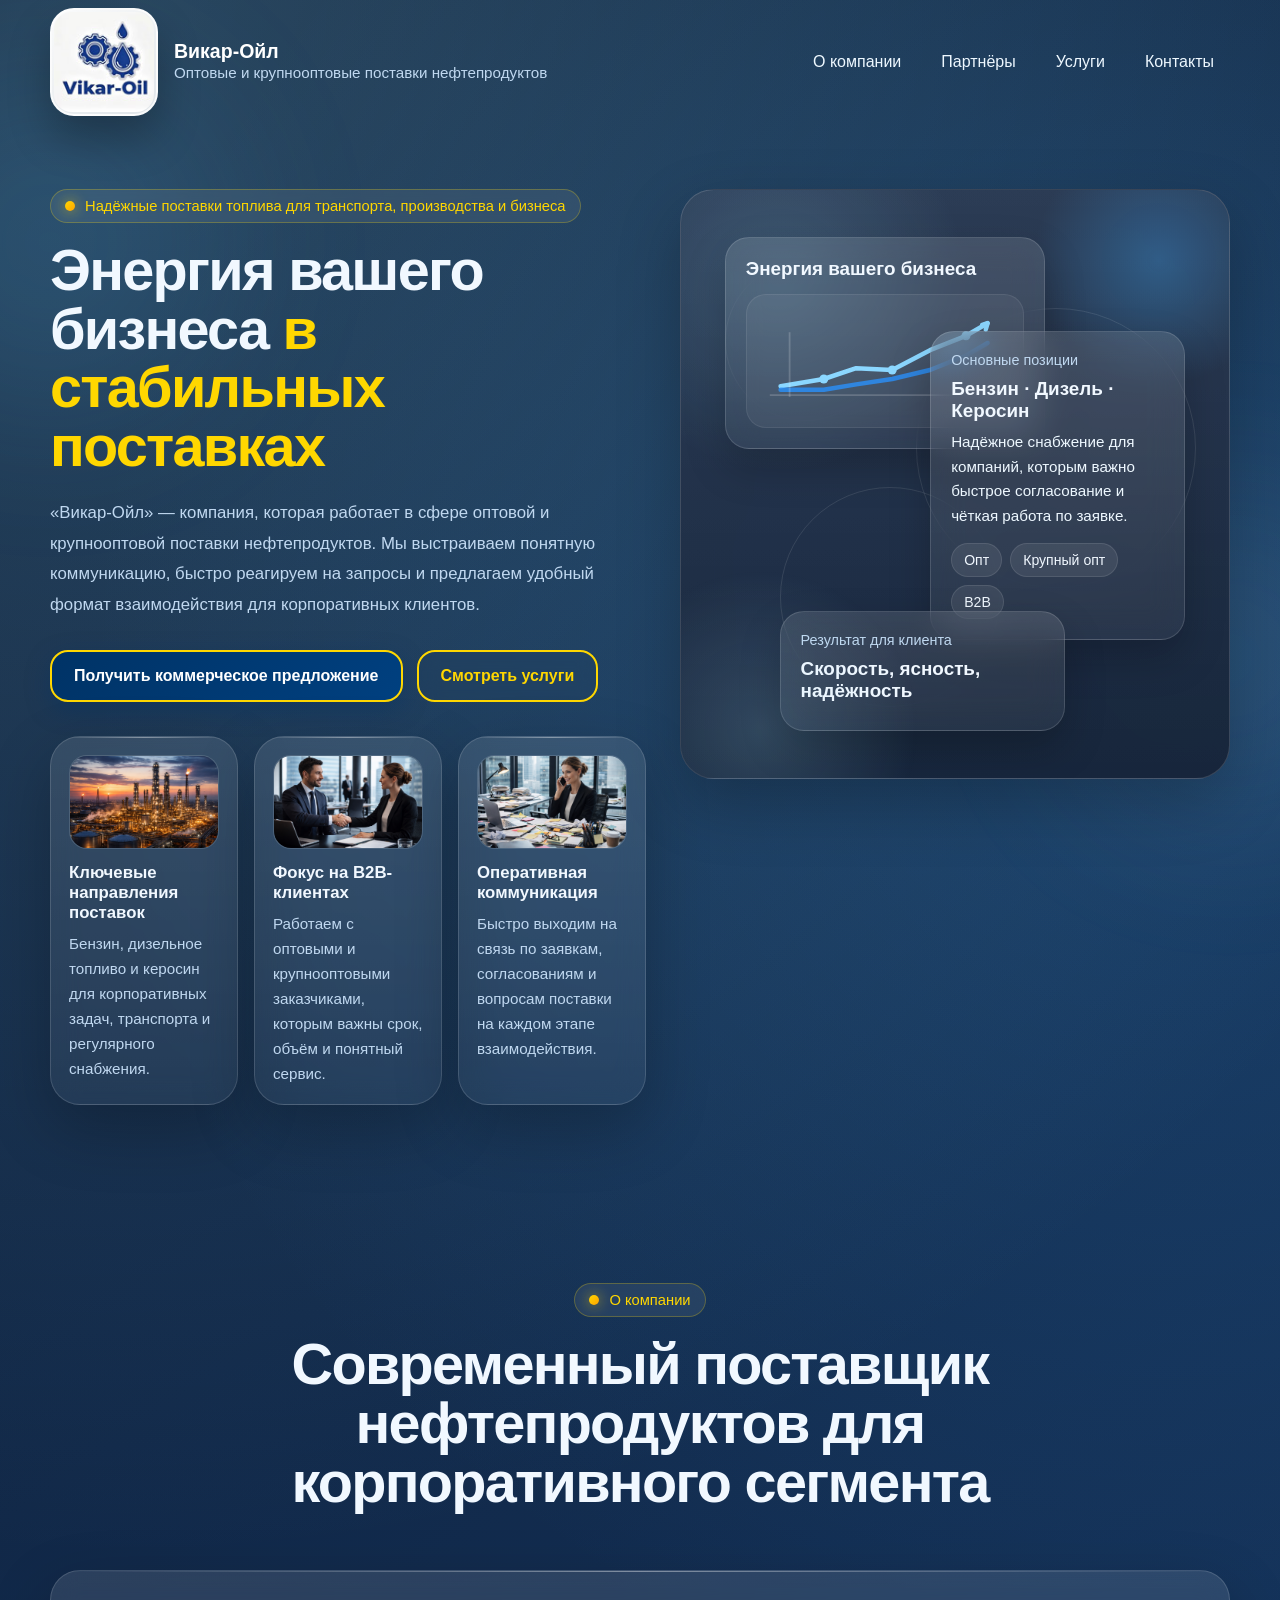
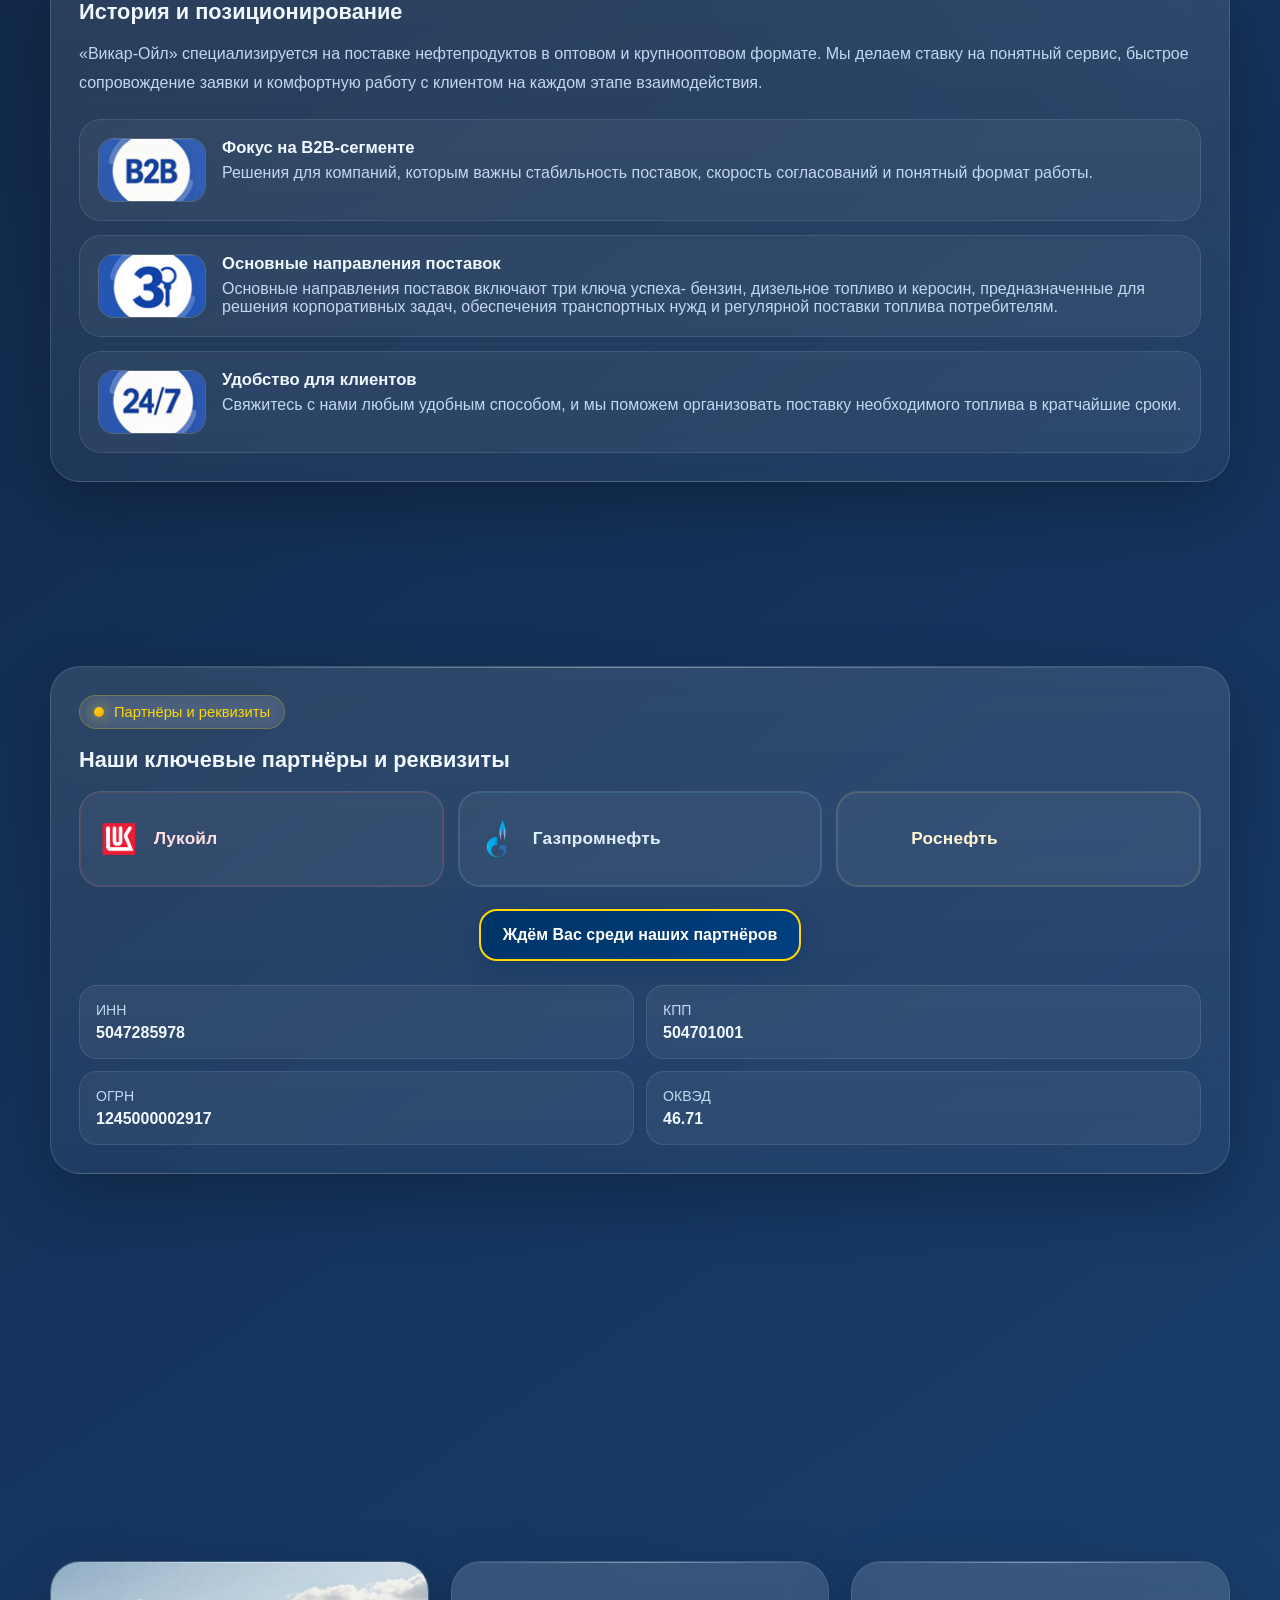
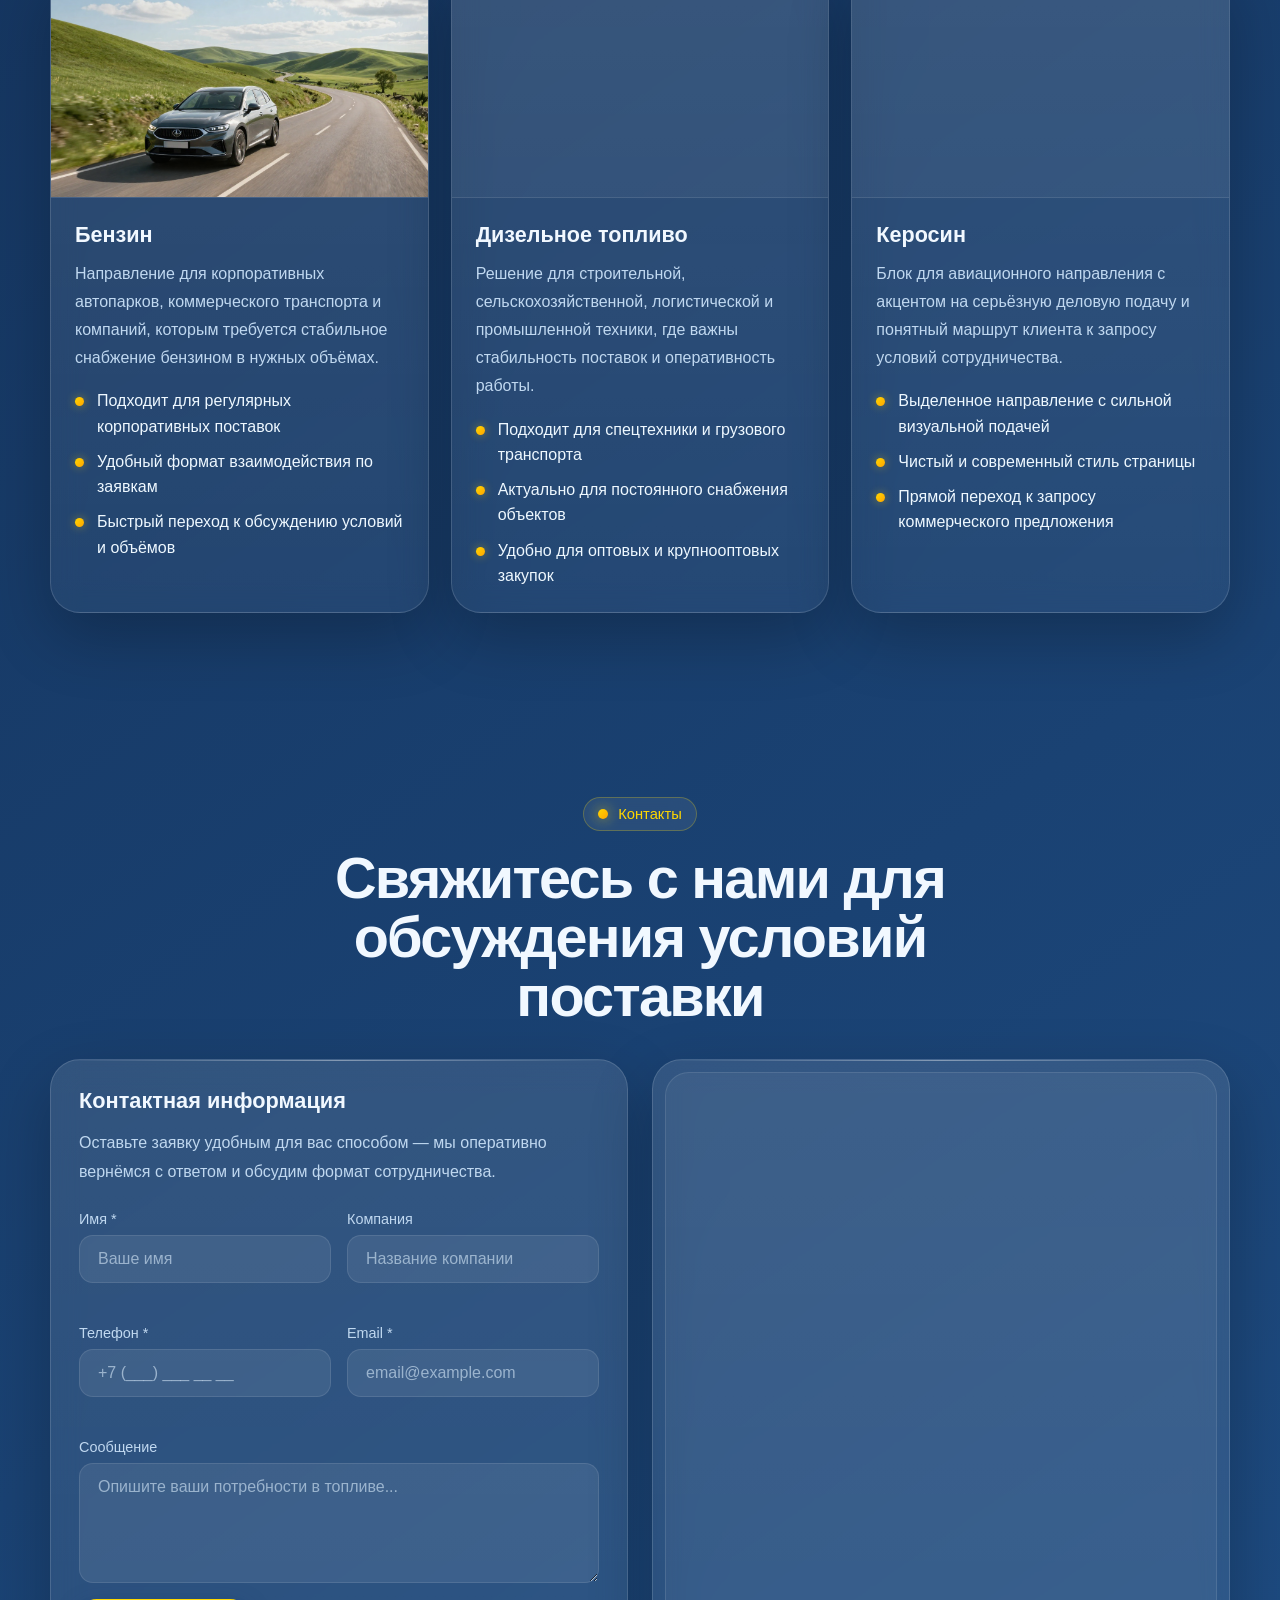
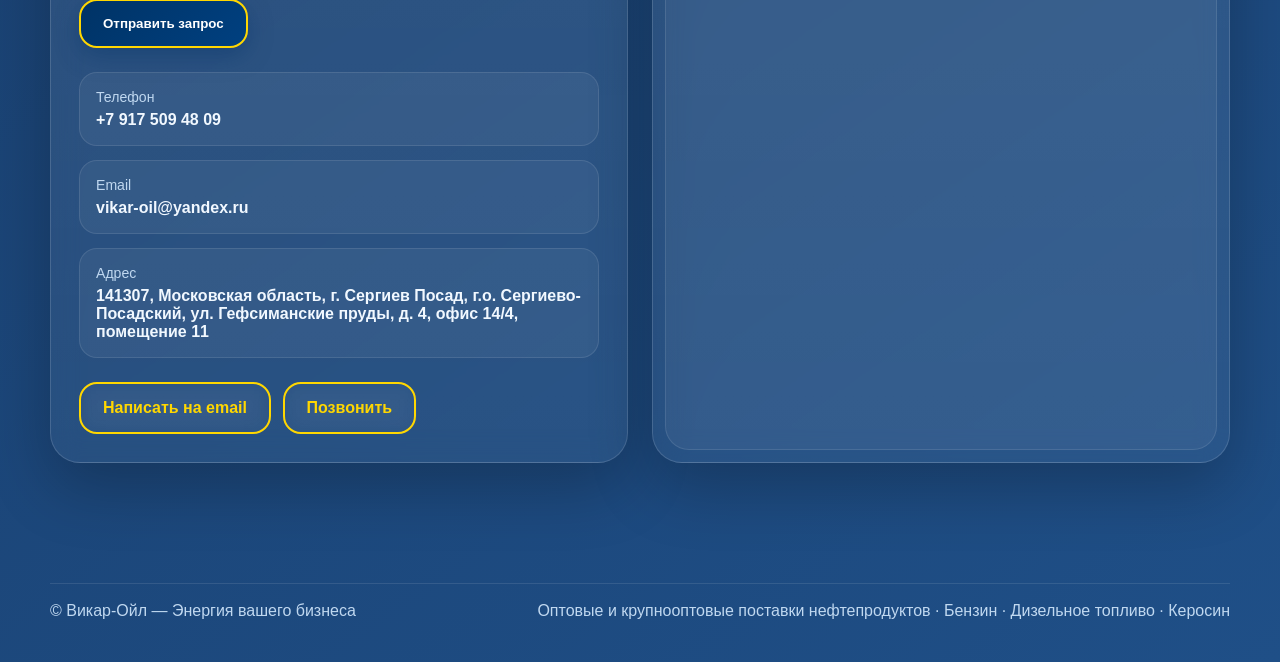
<file: index.html>
<!DOCTYPE html>
<html lang="ru">
<head>
  <meta charset="UTF-8" />
  <meta name="viewport" content="width=device-width, initial-scale=1.0" />
  <title>Викар-Ойл — Энергия вашего бизнеса</title>
  <meta
    name="description"
    content="Викар-Ойл — оптовые и крупнооптовые поставки нефтепродуктов: бензин, дизельное топливо и керосин. Быстрая реакция на запросы, удобный формат работы с корпоративными клиентами."
  />

  <meta property="og:type" content="website" />
  <meta property="og:url" content="https://v3154930-cell.github.io/boyar-workshop/" />
  <meta property="og:title" content="Викар-Ойл — Оптовые поставки нефтепродуктов" />
  <meta
    property="og:description"
    content="Бензин, дизельное топливо и керосин для вашего бизнеса. Надежные поставки с оперативной коммуникацией."
  />
  <meta property="og:image" content="https://v3154930-cell.github.io/boyar-workshop/img/logo.jpg" />

  <meta name="twitter:card" content="summary_large_image" />
  <meta name="twitter:url" content="https://v3154930-cell.github.io/boyar-workshop/" />
  <meta name="twitter:title" content="Викар-Ойл — Оптовые поставки нефтепродуктов" />
  <meta
    name="twitter:description"
    content="Бензин, дизельное топливо и керосин для вашего бизнеса. Надежные поставки с оперативной коммуникацией."
  />
  <meta name="twitter:image" content="https://v3154930-cell.github.io/boyar-workshop/img/logo.jpg" />

  <link rel="icon" href="./img/logo.jpg" />
  <link rel="preload" href="./img/logo.jpg" as="image" />

  <script type="application/ld+json">
  {
    "@context": "https://schema.org",
    "@type": "Organization",
    "name": "Викар-Ойл",
    "url": "https://v3154930-cell.github.io/boyar-workshop/",
    "logo": "https://v3154930-cell.github.io/boyar-workshop/img/logo.jpg",
    "description": "Оптовые и крупнооптовые поставки нефтепродуктов: бензин, дизельное топливо и керосин.",
    "telephone": "+7-917-509-48-09",
    "email": "vikar-oil@yandex.ru",
    "address": {
      "@type": "PostalAddress",
      "postalCode": "141307",
      "addressRegion": "Московская область",
      "addressLocality": "Сергиев Посад",
      "streetAddress": "ул. Гефсиманские пруды, д. 4, офис 14/4, помещение 11"
    },
    "contactPoint": {
      "@type": "ContactPoint",
      "telephone": "+7-917-509-48-09",
      "contactType": "customer service",
      "availableLanguage": "Russian"
    }
  }
  </script>

  <style>
    :root {
      --dark-blue: #003366;
      --gold: #FFD700;
      --white: #ffffff;
      --bg-1: #0d1b31;
      --bg-2: #15355f;
      --bg-3: #1f4f87;
      --text: #f1f8ff;
      --muted: #c0d8f0;
      --line: rgba(255, 255, 255, 0.14);
      --line-2: rgba(255, 255, 255, 0.22);
      --accent: #41acff;
      --accent-2: #8cdeff;
      --accent-3: #126fe8;
      --success: #8ff0b3;
      --danger: #ff9ca8;
      --shadow: 0 24px 64px rgba(0, 0, 0, 0.24);
      --radius-xl: 30px;
      --container: 1180px;
      --header-h: 92px;
    }

    /* SVG Pattern Backgrounds - 15% opacity */
    body {
      background-image: 
        url("data:image/svg+xml,%3Csvg xmlns='http://www.w3.org/2000/svg' width='60' height='60'%3E%3Ccircle cx='30' cy='30' r='10' fill='%23003366' opacity='0.15'/%3E%3Cellipse cx='30' cy='33' rx='7' ry='8' fill='%23003366' opacity='0.1'/%3E%3C/svg%3E"),
        radial-gradient(circle at 10% 0%, rgba(140, 222, 255, 0.22), transparent 28%),
        radial-gradient(circle at 92% 12%, rgba(65, 172, 255, 0.18), transparent 22%),
        linear-gradient(145deg, var(--bg-1) 0%, var(--bg-2) 48%, var(--bg-3) 100%);
      background-attachment: fixed;
    }

    * {
      box-sizing: border-box;
      margin: 0;
      padding: 0;
    }

    html {
      scroll-behavior: smooth;
      scroll-padding-top: var(--header-h);
    }

    body {
      font-family: Inter, "Segoe UI", Arial, sans-serif;
      color: var(--text);
      background:
        radial-gradient(circle at 10% 0%, rgba(140, 222, 255, 0.22), transparent 28%),
        radial-gradient(circle at 92% 12%, rgba(65, 172, 255, 0.18), transparent 22%),
        linear-gradient(145deg, var(--bg-1) 0%, var(--bg-2) 48%, var(--bg-3) 100%);
      overflow-x: hidden;
      min-height: 100vh;
      cursor: default;
    }

    body::before,
    body::after {
      content: "";
      position: fixed;
      width: 340px;
      height: 340px;
      border-radius: 50%;
      filter: blur(90px);
      opacity: 0.38;
      pointer-events: none;
      z-index: 0;
      animation: blob 16s ease-in-out infinite;
    }

    body::before {
      left: -120px;
      top: 8%;
      background: rgba(90, 193, 255, 0.36);
    }

    body::after {
      right: -120px;
      bottom: 8%;
      background: rgba(190, 234, 255, 0.22);
      animation-direction: reverse;
    }

    img {
      display: block;
      width: 100%;
      height: auto;
    }

    a,
    button,
    .btn,
    .partner-name,
    .service-card,
    .stat-card,
    .contact-row,
    .timeline-item {
      cursor: pointer;
    }

    a {
      color: inherit;
      text-decoration: none;
    }

    a:focus-visible,
    button:focus-visible,
    .btn:focus-visible,
    .form-input:focus-visible,
    .menu-toggle:focus-visible,
    .skip-link:focus-visible {
      outline: 2px solid var(--accent);
      outline-offset: 3px;
    }

    .skip-link {
      position: absolute;
      top: -48px;
      left: 0;
      background: var(--accent);
      color: #fff;
      padding: 10px 16px;
      z-index: 2000;
      border-radius: 0 0 10px 0;
      transition: top 0.2s ease;
    }

    .skip-link:focus {
      top: 0;
    }

    .container {
      width: min(calc(100% - 32px), var(--container));
      margin: 0 auto;
      position: relative;
      z-index: 1;
    }

    .section {
      padding: 92px 0;
    }

    .eyebrow {
      display: inline-flex;
      align-items: center;
      gap: 10px;
      padding: 8px 14px;
      border-radius: 999px;
      border: 1px solid rgba(255, 215, 0, 0.26);
      background: rgba(255, 255, 255, 0.07);
      color: var(--gold);
      font-size: 0.92rem;
      margin-bottom: 18px;
      backdrop-filter: blur(12px);
    }

    .eyebrow::before {
      content: "";
      width: 10px;
      height: 10px;
      border-radius: 50%;
      background: linear-gradient(135deg, var(--gold), #FFA500);
      box-shadow: 0 0 14px rgba(255, 215, 0, 0.7);
    }

    .title {
      font-size: clamp(2rem, 4.5vw, 4.4rem);
      line-height: 1.02;
      letter-spacing: -0.03em;
      max-width: 760px;
    }

    .title span {
      color: var(--gold);
    }

    .lead {
      max-width: 720px;
      margin-top: 22px;
      color: var(--muted);
      line-height: 1.82;
      font-size: 1.05rem;
    }

    .header {
      position: sticky;
      top: 0;
      z-index: 1000;
      border-bottom: 1px solid transparent;
      transition: background 0.28s ease, backdrop-filter 0.28s ease, border-color 0.28s ease;
    }

    .header.scrolled {
      background: rgba(8, 22, 42, 0.76);
      backdrop-filter: blur(18px);
      border-color: rgba(255, 255, 255, 0.08);
    }

    .nav {
      min-height: var(--header-h);
      display: flex;
      align-items: center;
      justify-content: space-between;
      gap: 16px;
      padding: 8px 0;
    }

    .brand {
      display: flex;
      align-items: center;
      gap: 16px;
      flex-shrink: 0;
    }

    .brand-mark {
      width: 108px;
      height: 108px;
      border-radius: 24px;
      background: linear-gradient(145deg, rgba(255, 255, 255, 0.98), rgba(255, 255, 255, 0.86));
      display: grid;
      place-items: center;
      box-shadow: 0 22px 42px rgba(0, 0, 0, 0.28);
      border: 2px solid rgba(255, 255, 255, 0.78);
      overflow: hidden;
      padding: 2px;
      flex: 0 0 108px;
    }

    .brand-mark img {
      width: 100%;
      height: 100%;
      object-fit: contain;
      border-radius: 18px;
    }

    .brand-text strong {
      display: block;
      font-size: 1.22rem;
      color: #fff;
      line-height: 1.1;
    }

    .brand-text span {
      color: var(--muted);
      font-size: 0.95rem;
      line-height: 1.3;
    }

    .nav-links {
      display: flex;
      gap: 8px;
      flex-wrap: wrap;
      align-items: center;
    }

    .nav-links a {
      padding: 12px 16px;
      border-radius: 14px;
      color: #eef8ff;
      transition: background 0.2s ease, transform 0.2s ease;
    }

    .nav-links a:hover {
      background: rgba(255, 255, 255, 0.08);
      transform: translateY(-2px);
    }

    .nav-links a.active {
      background: rgba(255, 255, 255, 0.12);
      color: #fff;
      box-shadow: inset 0 0 0 1px rgba(140, 222, 255, 0.15);
    }

    .menu-toggle {
      display: none;
      width: 50px;
      height: 50px;
      border-radius: 16px;
      border: 1px solid rgba(255, 255, 255, 0.12);
      background: rgba(255, 255, 255, 0.06);
      flex-direction: column;
      align-items: center;
      justify-content: center;
      gap: 5px;
      color: #fff;
      transition: transform 0.2s ease;
    }

    .menu-toggle:hover {
      transform: scale(1.05);
    }

    .menu-toggle span {
      width: 22px;
      height: 2px;
      background: currentColor;
      border-radius: 999px;
      transition: transform 0.3s ease, opacity 0.3s ease;
    }

    .menu-toggle.active span:nth-child(1) {
      transform: translateY(7px) rotate(45deg);
    }

    .menu-toggle.active span:nth-child(2) {
      opacity: 0;
    }

    .menu-toggle.active span:nth-child(3) {
      transform: translateY(-7px) rotate(-45deg);
    }

    .btn {
      display: inline-flex;
      align-items: center;
      justify-content: center;
      gap: 10px;
      padding: 15px 22px;
      border-radius: 18px;
      font-weight: 700;
      border: 1px solid transparent;
      transition: transform 0.22s ease, box-shadow 0.22s ease, border-color 0.22s ease, opacity 0.22s ease;
    }

    .btn:hover {
      transform: translateY(-2px);
    }

    .btn:disabled {
      opacity: 0.8;
      cursor: wait;
    }

    .btn-primary {
      color: var(--white);
      background: linear-gradient(135deg, var(--dark-blue), #004080);
      border: 2px solid var(--gold);
      box-shadow: 0 8px 24px rgba(0, 51, 102, 0.4);
    }

    .btn-primary:hover {
      background: linear-gradient(135deg, var(--gold), #FFC000);
      color: var(--dark-blue);
      box-shadow: 0 12px 32px rgba(255, 215, 0, 0.4);
    }

    .btn-secondary {
      background: transparent;
      color: var(--gold);
      border: 2px solid var(--gold);
      backdrop-filter: blur(10px);
    }

    .btn-secondary:hover {
      background: var(--gold);
      color: var(--dark-blue);
    }

    .hero {
      padding: 64px 0 86px;
    }

    .hero-grid {
      display: grid;
      grid-template-columns: minmax(0, 1.04fr) minmax(360px, 0.96fr);
      gap: 34px;
      align-items: start;
    }

    .hero-actions {
      display: flex;
      gap: 14px;
      flex-wrap: wrap;
      margin-top: 30px;
    }

    .hero-stats {
      display: grid;
      grid-template-columns: repeat(3, minmax(0, 1fr));
      gap: 16px;
      margin-top: 34px;
    }

    .stat-card,
    .service-card,
    .partner-card,
    .about-card,
    .contact-card {
      background: linear-gradient(180deg, rgba(255, 255, 255, 0.11), rgba(255, 255, 255, 0.05));
      border: 1px solid var(--line);
      border-radius: var(--radius-xl);
      box-shadow: var(--shadow);
      backdrop-filter: blur(14px);
      position: relative;
      overflow: hidden;
    }

    .stat-card::before,
    .service-card::before,
    .partner-card::before,
    .about-card::before,
    .contact-card::before {
      content: "";
      position: absolute;
      inset: 0 auto auto 0;
      width: 100%;
      height: 1px;
      background: linear-gradient(90deg, transparent, rgba(255, 255, 255, 0.4), transparent);
    }

    .stat-card {
      padding: 18px;
      transition: transform 0.24s ease, border-color 0.24s ease;
    }

    .stat-card:hover,
    .service-card:hover,
    .partner-card:hover,
    .about-card:hover,
    .contact-card:hover {
      transform: translateY(-5px);
      border-color: rgba(255, 215, 0, 0.4);
    }

    .stat-image {
      aspect-ratio: 16 / 10;
      border-radius: 18px;
      overflow: hidden;
      border: 1px solid rgba(255, 255, 255, 0.1);
      margin-bottom: 14px;
      background: rgba(255, 255, 255, 0.04);
    }

    .stat-image img,
    .service-image img {
      width: 100%;
      height: 100%;
      object-fit: cover;
    }

    .stat-card h3 {
      font-size: 1.05rem;
      margin-bottom: 8px;
    }

    .stat-card p {
      color: var(--muted);
      font-size: 0.95rem;
      line-height: 1.65;
    }

    /* Крупные desktop-мониторы */
    @media (hover: hover) and (pointer: fine) and (min-width: 1500px) and (min-height: 900px) {
      .hero-stats {
        position: relative;
        z-index: 20;
        isolation: isolate;
      }

      .sticky-side {
        position: sticky;
        z-index: 5;
      }

      .hero-panel,
      .floating-card {
        position: relative;
        z-index: 5;
      }

      .hero-stats .stat-card {
        position: relative;
        z-index: 1;
        transform-origin: center center;
        transition:
          transform 0.36s ease,
          box-shadow 0.36s ease,
          border-color 0.36s ease,
          filter 0.36s ease;
        will-change: transform;
      }

      .hero-stats:hover .stat-card {
        filter: brightness(0.9);
      }

      .hero-stats .stat-card:hover {
        z-index: 40;
        filter: brightness(1);
        border-color: rgba(140, 222, 255, 0.55);
        box-shadow:
          0 34px 72px rgba(0, 0, 0, 0.36),
          0 0 0 1px rgba(140, 222, 255, 0.22);
        transform: perspective(1400px) scale(1.55) translateY(-12px);
      }

      .hero-stats .stat-card:hover .stat-image img {
        transform: scale(1.05);
      }

      .hero-stats .stat-card:nth-child(3):hover {
        z-index: 120;
      }
    }

    /* Небольшие мониторы и ноутбуки */
    @media (hover: hover) and (pointer: fine) and (min-width: 1024px) and (max-width: 1499px) {
      .hero-stats {
        position: relative;
        z-index: 12;
      }

      .hero-stats .stat-card {
        position: relative;
        z-index: 1;
        transition:
          transform 0.28s ease,
          box-shadow 0.28s ease,
          border-color 0.28s ease,
          filter 0.28s ease;
      }

      .hero-stats .stat-card:hover {
        z-index: 12;
        transform: translateY(-8px) scale(1.03);
        border-color: rgba(140, 222, 255, 0.38);
        box-shadow: 0 24px 48px rgba(0, 0, 0, 0.26);
        filter: brightness(1.02);
      }

      .hero-stats .stat-card:hover .stat-image img {
        transform: scale(1.02);
      }
    }

    /* Низкие по высоте экраны */
    @media (hover: hover) and (pointer: fine) and (min-width: 1024px) and (max-height: 899px) {
      .hero-stats {
        position: relative;
        z-index: 12;
      }

      .hero-stats .stat-card {
        position: relative;
        z-index: 1;
        transition:
          transform 0.28s ease,
          box-shadow 0.28s ease,
          border-color 0.28s ease,
          filter 0.28s ease;
      }

      .hero-stats .stat-card:hover {
        z-index: 12;
        transform: translateY(-8px) scale(1.02);
        border-color: rgba(140, 222, 255, 0.38);
        box-shadow: 0 22px 42px rgba(0, 0, 0, 0.24);
        filter: brightness(1.02);
      }

      .hero-stats .stat-card:hover .stat-image img {
        transform: scale(1.015);
      }
    }

    .sticky-side {
      position: sticky;
      top: calc(var(--header-h) + 18px);
      align-self: start;
    }

    .hero-panel {
      min-height: 590px;
      border-radius: 34px;
      background:
        linear-gradient(180deg, rgba(255, 255, 255, 0.12), rgba(255, 255, 255, 0.05)),
        radial-gradient(circle at 18% 16%, rgba(140, 222, 255, 0.18), transparent 28%),
        linear-gradient(160deg, rgba(15, 34, 63, 0.96), rgba(10, 24, 46, 0.96));
      border: 1px solid var(--line);
      box-shadow: var(--shadow);
      position: relative;
      overflow: hidden;
      backdrop-filter: blur(16px);
    }

    .hero-panel::before,
    .hero-panel::after {
      content: "";
      position: absolute;
      border-radius: 50%;
      pointer-events: none;
      opacity: 0.9;
    }

    .hero-panel::before {
      width: 260px;
      height: 260px;
      right: -60px;
      top: -60px;
      background: radial-gradient(circle, rgba(65, 172, 255, 0.34), transparent 68%);
      animation: pulse 8s ease-in-out infinite;
    }

    .hero-panel::after {
      width: 320px;
      height: 320px;
      left: -80px;
      bottom: -110px;
      background: radial-gradient(circle, rgba(174, 233, 255, 0.18), transparent 70%);
      animation: pulse 10s ease-in-out infinite reverse;
    }

    .hero-rings span {
      position: absolute;
      border-radius: 50%;
      border: 1px solid rgba(255, 255, 255, 0.1);
      animation: orbit 14s linear infinite;
    }

    .hero-rings span:nth-child(1) {
      width: 160px;
      height: 160px;
      left: 8%;
      top: 12%;
    }

    .hero-rings span:nth-child(2) {
      width: 280px;
      height: 280px;
      right: 6%;
      top: 20%;
      animation-duration: 18s;
      animation-direction: reverse;
    }

    .hero-rings span:nth-child(3) {
      width: 220px;
      height: 220px;
      left: 18%;
      bottom: 12%;
      animation-duration: 12s;
    }

    .floating-card {
      position: absolute;
      padding: 20px;
      background: linear-gradient(180deg, rgba(255, 255, 255, 0.12), rgba(255, 255, 255, 0.06));
      border: 1px solid rgba(255, 255, 255, 0.14);
      border-radius: 24px;
      box-shadow: 0 18px 40px rgba(0, 0, 0, 0.22);
      backdrop-filter: blur(16px);
      animation: drift 8s ease-in-out infinite;
      transition: border-color 0.3s ease, box-shadow 0.3s ease, transform 0.3s ease;
    }

    .floating-card:hover {
      border-color: rgba(255, 215, 0, 0.6);
      box-shadow: 0 8px 32px rgba(255, 215, 0, 0.22), 0 18px 40px rgba(0, 0, 0, 0.22);
      transform: translateY(-4px);
    }

    .floating-card.slogan {
      left: 8%;
      top: 8%;
      width: 320px;
    }

    .floating-card.positions {
      right: 8%;
      top: 24%;
      width: 255px;
      animation-delay: -2s;
    }

    .floating-card.result {
      left: 18%;
      bottom: 8%;
      width: 285px;
      animation-delay: -4s;
    }

    .mini-title {
      color: var(--muted);
      font-size: 0.9rem;
      margin-bottom: 10px;
    }

    .floating-card strong {
      display: block;
      font-size: 1.18rem;
      margin-bottom: 8px;
    }

    .floating-card p {
      color: #eef8ff;
      font-size: 0.95rem;
      line-height: 1.62;
    }

    .chip-list {
      display: flex;
      gap: 8px;
      flex-wrap: wrap;
      margin-top: 14px;
    }

    .chip-list span {
      padding: 8px 12px;
      border-radius: 999px;
      background: rgba(255, 255, 255, 0.08);
      border: 1px solid rgba(255, 255, 255, 0.1);
      font-size: 0.88rem;
      transition: background 0.3s ease, border-color 0.3s ease, color 0.3s ease;
    }

    .floating-card:hover .chip-list span {
      background: rgba(255, 215, 0, 0.15);
      border-color: rgba(255, 215, 0, 0.4);
      color: var(--gold);
    }

    .trend-chart {
      margin-top: 14px;
      padding: 12px;
      border-radius: 20px;
      background: rgba(255, 255, 255, 0.05);
      border: 1px solid rgba(255, 255, 255, 0.08);
      transition: border-color 0.3s ease, box-shadow 0.3s ease;
    }

    .floating-card:hover .trend-chart {
      border-color: rgba(255, 215, 0, 0.4);
      box-shadow: 0 0 20px rgba(255, 215, 0, 0.15);
    }

    .trend-chart svg {
      width: 100%;
      height: auto;
      display: block;
    }

    .section-head {
      display: flex;
      align-items: end;
      justify-content: space-between;
      gap: 24px;
      margin-bottom: 34px;
    }

    .section-head.center {
      justify-content: center;
      text-align: center;
    }

    .section-head.center .title {
      margin-inline: auto;
      text-align: center;
    }

    .stack {
      display: grid;
      gap: 24px;
    }

    .about-card,
    .partner-card,
    .contact-card {
      padding: 28px;
    }

    .about-card h3,
    .partner-card h3,
    .contact-card h3 {
      font-size: 1.36rem;
      margin-bottom: 14px;
    }

    .about-card > p,
    .partner-card > p,
    .contact-card > p {
      color: var(--muted);
      line-height: 1.82;
    }

    .timeline {
      display: grid;
      gap: 14px;
      margin-top: 22px;
    }

    .timeline-item {
      display: grid;
      grid-template-columns: 108px 1fr;
      gap: 16px;
      padding: 18px;
      border-radius: 22px;
      background: rgba(255, 255, 255, 0.05);
      border: 1px solid rgba(255, 255, 255, 0.1);
      align-items: start;
    }

    .timeline-icon {
      width: 108px;
      height: 64px;
      border-radius: 16px;
      background: rgba(255, 255, 255, 0.08);
      border: 1px solid rgba(255, 255, 255, 0.12);
      overflow: hidden;
      display: grid;
      place-items: center;
      padding: 0;
    }

    .timeline-icon img {
      width: 100%;
      height: 100%;
      object-fit: cover;
    }

    .timeline-item h4 {
      font-size: 1.04rem;
      margin-bottom: 6px;
    }

    .timeline-item p {
      color: var(--muted);
    }

    .partner-names {
      display: grid;
      grid-template-columns: repeat(3, minmax(0, 1fr));
      gap: 14px;
      margin-top: 18px;
      margin-bottom: 22px;
    }

    .partner-name {
      display: flex;
      align-items: center;
      justify-content: flex-start;
      gap: 14px;
      min-height: 96px;
      padding: 18px;
      text-align: left;
      border-radius: 22px;
      background: rgba(255, 255, 255, 0.05);
      border: 1px solid rgba(255, 255, 255, 0.1);
      font-size: 1.08rem;
      font-weight: 700;
      letter-spacing: 0.01em;
      transition: transform 0.3s ease, box-shadow 0.3s ease;
    }

    .partner-name:hover {
      transform: translateY(-3px);
      box-shadow: 0 12px 30px rgba(0, 0, 0, 0.2);
    }

    .partner-name img {
      width: 42px;
      height: 42px;
      object-fit: contain;
      flex: 0 0 42px;
    }

    .partner-name:nth-child(1) {
      color: #ffdfdf;
      box-shadow: inset 0 0 0 1px rgba(255, 76, 76, 0.18);
    }

    .partner-name:nth-child(2) {
      color: #dff1ff;
      box-shadow: inset 0 0 0 1px rgba(88, 186, 255, 0.18);
    }

    .partner-name:nth-child(3) {
      color: #fff6d6;
      box-shadow: inset 0 0 0 1px rgba(255, 208, 76, 0.18);
    }

    .partner-cta {
      display: flex;
      justify-content: center;
      margin-bottom: 24px;
    }

    .requisites {
      display: grid;
      grid-template-columns: repeat(2, minmax(0, 1fr));
      gap: 12px;
      margin-top: 8px;
    }

    .req-item {
      padding: 16px;
      border-radius: 18px;
      background: rgba(255, 255, 255, 0.05);
      border: 1px solid rgba(255, 255, 255, 0.1);
    }

    .req-item span {
      display: block;
      color: var(--muted);
      font-size: 0.88rem;
      margin-bottom: 6px;
    }

    .req-item strong {
      font-size: 1rem;
    }

    .services-grid {
      display: grid;
      grid-template-columns: repeat(3, minmax(0, 1fr));
      gap: 22px;
    }

    .service-card {
      transition: transform 0.24s ease, border-color 0.24s ease, box-shadow 0.24s ease;
    }

    .service-image {
      aspect-ratio: 16 / 10;
      overflow: hidden;
      border-bottom: 1px solid rgba(255, 255, 255, 0.1);
      background: rgba(255, 255, 255, 0.04);
    }

    .service-image img {
      transition: transform 0.5s ease, filter 0.5s ease;
    }

    .service-card:hover {
      transform: translateY(-6px);
      border-color: rgba(140, 222, 255, 0.36);
      box-shadow: 0 26px 55px rgba(0, 0, 0, 0.32);
    }

    .service-card:hover .service-image img {
      transform: scale(1.035);
      filter: saturate(1.05);
    }

    .service-body {
      padding: 24px;
    }

    .service-body h3 {
      font-size: 1.35rem;
      margin-bottom: 12px;
    }

    .service-body p {
      color: var(--muted);
      line-height: 1.76;
    }

    .service-list {
      display: grid;
      gap: 10px;
      margin-top: 16px;
    }

    .service-list li {
      list-style: none;
      position: relative;
      padding-left: 22px;
      color: #eef8ff;
      line-height: 1.58;
    }

    .service-list li::before {
      content: "";
      position: absolute;
      left: 0;
      top: 9px;
      width: 9px;
      height: 9px;
      border-radius: 50%;
      background: linear-gradient(135deg, var(--gold), #FFA500);
      box-shadow: 0 0 10px rgba(255, 215, 0, 0.44);
    }

    /* SVG Icon Styles */
    .fuel-icon {
      width: 80px;
      height: 80px;
      margin: 0 auto 16px;
      display: block;
    }

    .contact-grid {
      display: grid;
      grid-template-columns: 1fr 1fr;
      gap: 24px;
    }

    .contact-form {
      margin-top: 24px;
      display: grid;
      gap: 16px;
      margin-bottom: 24px;
    }

    .form-grid {
      display: grid;
      grid-template-columns: repeat(2, minmax(0, 1fr));
      gap: 16px;
    }

    .form-group {
      display: flex;
      flex-direction: column;
      gap: 8px;
    }

    .form-group.full {
      grid-column: 1 / -1;
    }

    .form-label {
      color: var(--muted);
      font-size: 0.9rem;
    }

    .form-input {
      padding: 14px 18px;
      border-radius: 14px;
      border: 1px solid rgba(255, 255, 255, 0.1);
      background: rgba(255, 255, 255, 0.08);
      color: var(--text);
      font-family: inherit;
      font-size: 1rem;
      transition: border-color 0.2s ease, background 0.2s ease, transform 0.2s ease;
    }

    .form-input::placeholder {
      color: rgba(211, 231, 247, 0.62);
    }

    .form-input:focus {
      outline: none;
      border-color: var(--accent);
      background: rgba(255, 255, 255, 0.12);
      transform: translateY(-1px);
    }

    .form-input.error {
      border-color: var(--danger);
      animation: shake 0.35s ease;
    }

    .form-textarea {
      min-height: 120px;
      resize: vertical;
    }

    .form-error {
      color: var(--danger);
      font-size: 0.85rem;
      min-height: 18px;
      display: block;
    }

    .form-actions {
      display: flex;
      flex-wrap: wrap;
      gap: 12px;
      align-items: center;
    }

    .form-status {
      min-height: 22px;
      font-size: 0.92rem;
      color: var(--muted);
    }

    .form-status.success {
      color: var(--success);
    }

    .form-status.error {
      color: var(--danger);
    }

    .btn-loading {
      position: relative;
      color: transparent !important;
      pointer-events: none;
    }

    .btn-loading::after {
      content: "";
      position: absolute;
      width: 20px;
      height: 20px;
      top: 50%;
      left: 50%;
      margin: -10px 0 0 -10px;
      border: 2px solid rgba(255, 255, 255, 0.3);
      border-top: 2px solid white;
      border-radius: 50%;
      animation: spin 1s linear infinite;
    }

    .contact-list {
      display: grid;
      gap: 14px;
      margin-top: 8px;
    }

    .contact-row {
      padding: 16px;
      border-radius: 18px;
      background: rgba(255, 255, 255, 0.05);
      border: 1px solid rgba(255, 255, 255, 0.1);
      transition: transform 0.2s ease;
    }

    .contact-row:hover {
      transform: translateY(-2px);
    }

    .contact-row span {
      display: block;
      color: var(--muted);
      font-size: 0.88rem;
      margin-bottom: 6px;
    }

    .map-wrap {
      min-height: 100%;
      border-radius: 24px;
      overflow: hidden;
      border: 1px solid rgba(255, 255, 255, 0.1);
      background: rgba(255, 255, 255, 0.05);
    }

    .map-wrap iframe {
      width: 100%;
      min-height: 460px;
      height: 100%;
      border: 0;
      filter: saturate(0.95) contrast(1.04);
    }

    .footer {
      padding: 28px 0 42px;
      color: var(--muted);
    }

    .footer-inner {
      padding-top: 18px;
      border-top: 1px solid rgba(255, 255, 255, 0.1);
      display: flex;
      justify-content: space-between;
      gap: 18px;
      flex-wrap: wrap;
    }

    .reveal {
      opacity: 0;
      transform: translateY(24px);
      transition: opacity 0.7s ease, transform 0.7s ease;
    }

    .reveal.visible {
      opacity: 1;
      transform: translateY(0);
    }

    @keyframes blob {
      0%, 100% { transform: translate3d(0, 0, 0) scale(1); }
      50% { transform: translate3d(20px, -14px, 0) scale(1.08); }
    }

    @keyframes drift {
      0%, 100% { transform: translateY(0); }
      50% { transform: translateY(-10px); }
    }

    @keyframes orbit {
      from { transform: rotate(0deg); }
      to { transform: rotate(360deg); }
    }

    @keyframes pulse {
      0%, 100% { transform: scale(1); opacity: 0.82; }
      50% { transform: scale(1.08); opacity: 1; }
    }

    @keyframes spin {
      0% { transform: rotate(0deg); }
      100% { transform: rotate(360deg); }
    }

    @keyframes shake {
      0%, 100% { transform: translateX(0); }
      25% { transform: translateX(-4px); }
      75% { transform: translateX(4px); }
    }

    @media (prefers-reduced-motion: reduce) {
      *,
      *::before,
      *::after {
        animation-duration: 0.01ms !important;
        animation-iteration-count: 1 !important;
        transition-duration: 0.01ms !important;
        scroll-behavior: auto !important;
      }

      .reveal {
        opacity: 1;
        transform: none;
      }
    }

    @media (max-width: 1100px) {
      .hero-grid,
      .contact-grid,
      .section-head {
        grid-template-columns: 1fr;
        display: grid;
      }

      .sticky-side {
        position: relative;
        top: 0;
      }

      .section-head {
        align-items: start;
      }

      .services-grid {
        grid-template-columns: repeat(2, minmax(0, 1fr));
      }
    }

    @media (max-width: 900px) {
      .menu-toggle {
        display: inline-flex;
      }

      .nav-links {
        position: fixed;
        top: var(--header-h);
        left: 0;
        right: 0;
        max-height: calc(100vh - var(--header-h));
        overflow-y: auto;
        padding: 14px;
        border-radius: 0 0 24px 24px;
        background: rgba(8, 22, 42, 0.98);
        border: 1px solid rgba(255, 255, 255, 0.1);
        backdrop-filter: blur(14px);
        box-shadow: var(--shadow);
        display: none;
        flex-direction: column;
        align-items: stretch;
      }

      .nav-links.open {
        display: flex;
      }

      .nav-links a {
        width: 100%;
        text-align: left;
        padding: 16px 20px;
      }

      .hero-stats,
      .partner-names,
      .requisites,
      .form-grid {
        grid-template-columns: 1fr;
      }

      .partner-name {
        justify-content: center;
        text-align: center;
      }

      .timeline-item {
        grid-template-columns: 1fr;
      }

      .timeline-icon {
        width: 108px;
        height: 64px;
      }

      .services-grid {
        grid-template-columns: 1fr;
      }
    }

    @media (max-width: 768px) {
      :root {
        --header-h: 80px;
      }

      .container {
        width: min(calc(100% - 24px), var(--container));
      }

      .section {
        padding: 64px 0;
      }

      .hero {
        padding: 48px 0 64px;
      }

      .brand-mark {
        width: 88px;
        height: 88px;
        flex-basis: 88px;
      }

      .brand-text strong {
        font-size: 1.08rem;
      }

      .brand-text span {
        font-size: 0.88rem;
      }
    }

    @media (max-width: 760px) {
      .hero-panel {
        min-height: 700px;
      }

      .brand {
        gap: 12px;
      }

      .floating-card.slogan,
      .floating-card.positions,
      .floating-card.result {
        width: calc(100% - 32px);
        left: 16px;
        right: 16px;
      }

      .floating-card.slogan { top: 18px; }
      .floating-card.positions { top: 250px; }
      .floating-card.result { bottom: 18px; }
    }

    @media (max-width: 560px) {
      .container {
        width: min(calc(100% - 20px), var(--container));
      }

      .nav {
        gap: 12px;
      }

      .brand {
        align-items: center;
      }

      .brand-mark {
        width: 78px;
        height: 78px;
        flex-basis: 78px;
      }

      .timeline-icon {
        width: 100%;
        max-width: 108px;
      }
    }
  </style>
</head>
<body>
  <a class="skip-link" href="#main-content">Перейти к основному содержимому</a>

  <header class="header" id="top">
    <div class="container nav">
      <a href="#top" class="brand" aria-label="Викар-Ойл — На главную">
        <div class="brand-mark" aria-hidden="true">
          <img
            src="./img/logo.jpg"
            alt="Логотип Викар-Ойл"
            fetchpriority="high"
            decoding="async"
            width="108"
            height="108"
          />
        </div>
        <div class="brand-text">
          <strong>Викар-Ойл</strong>
          <span>Оптовые и крупнооптовые поставки нефтепродуктов</span>
        </div>
      </a>

      <nav class="nav-links" id="navLinks" aria-label="Основная навигация">
        <a href="#about">О компании</a>
        <a href="#partners">Партнёры</a>
        <a href="#services">Услуги</a>
        <a href="#contacts">Контакты</a>
      </nav>

      <button
        class="menu-toggle"
        id="menuToggle"
        aria-label="Открыть меню"
        aria-expanded="false"
        aria-controls="navLinks"
      >
        <span></span><span></span><span></span>
      </button>
    </div>
  </header>

  <main id="main-content">
    <section class="hero" aria-labelledby="hero-heading">
      <div class="container hero-grid">
        <div class="reveal visible">
          <div class="eyebrow">Надёжные поставки топлива для транспорта, производства и бизнеса</div>
          <h1 id="hero-heading" class="title">Энергия вашего бизнеса <span>в стабильных поставках</span></h1>
          <p class="lead">
            «Викар-Ойл» — компания, которая работает в сфере оптовой и крупнооптовой поставки нефтепродуктов.
            Мы выстраиваем понятную коммуникацию, быстро реагируем на запросы и предлагаем удобный формат
            взаимодействия для корпоративных клиентов.
          </p>

          <div class="hero-actions">
            <a class="btn btn-primary" href="#contacts">Получить коммерческое предложение</a>
            <a class="btn btn-secondary" href="#services">Смотреть услуги</a>
          </div>

          <div class="hero-stats" role="list" aria-label="Ключевые преимущества">
            <article class="stat-card" role="listitem">
              <div class="stat-image">
                <img
                  src="./img/quality.jpg.jpg"
                  alt="Ключевые направления поставок"
                  loading="lazy"
                  decoding="async"
                  width="400"
                  height="250"
                />
              </div>
              <h3>Ключевые направления поставок</h3>
              <p>Бензин, дизельное топливо и керосин для корпоративных задач, транспорта и регулярного снабжения.</p>
            </article>

            <article class="stat-card" role="listitem">
              <div class="stat-image">
                <img
                  src="./img/reliability.jpg.jpg"
                  alt="Фокус на B2B клиентах"
                  loading="lazy"
                  decoding="async"
                  width="400"
                  height="250"
                />
              </div>
              <h3>Фокус на B2B-клиентах</h3>
              <p>Работаем с оптовыми и крупнооптовыми заказчиками, которым важны срок, объём и понятный сервис.</p>
            </article>

            <article class="stat-card" role="listitem">
              <div class="stat-image">
                <img
                  src="./img/aproved.jpg.jpg"
                  alt="Оперативная коммуникация"
                  loading="lazy"
                  decoding="async"
                  width="400"
                  height="250"
                />
              </div>
              <h3>Оперативная коммуникация</h3>
              <p>Быстро выходим на связь по заявкам, согласованиям и вопросам поставки на каждом этапе взаимодействия.</p>
            </article>
          </div>
        </div>

        <aside class="sticky-side reveal" aria-label="Дополнительная информация о компании">
          <div class="hero-panel">
            <div class="hero-rings" aria-hidden="true"><span></span><span></span><span></span></div>

            <div class="floating-card slogan">
              <strong>Энергия вашего бизнеса</strong>
              <div class="trend-chart" aria-hidden="true">
                <svg viewBox="0 0 280 120" xmlns="http://www.w3.org/2000/svg" fill="none">
                  <path d="M12 98H268" stroke="rgba(255,255,255,.18)" stroke-width="2"/>
                  <path d="M24 88L72 80L108 68L148 70L190 48L230 32L254 18" stroke="#8BD7FF" stroke-width="5" stroke-linecap="round" stroke-linejoin="round"/>
                  <path d="M24 92L72 92L108 86L148 80L190 70L230 54L254 40" stroke="#2A93FF" stroke-opacity=".78" stroke-width="5" stroke-linecap="round" stroke-linejoin="round"/>
                  <circle cx="72" cy="80" r="5" fill="#8BD7FF"/>
                  <circle cx="148" cy="70" r="5" fill="#8BD7FF"/>
                  <circle cx="230" cy="32" r="5" fill="#8BD7FF"/>
                  <path d="M248 20L254 18L252 25" stroke="#8BD7FF" stroke-width="5" stroke-linecap="round" stroke-linejoin="round"/>
                  <path d="M34 100V28" stroke="rgba(255,255,255,.18)" stroke-width="2"/>
                </svg>
              </div>
            </div>

            <div class="floating-card positions">
              <div class="mini-title">Основные позиции</div>
              <strong>Бензин · Дизель · Керосин</strong>
              <p>Надёжное снабжение для компаний, которым важно быстрое согласование и чёткая работа по заявке.</p>
              <div class="chip-list">
                <span>Опт</span>
                <span>Крупный опт</span>
                <span>B2B</span>
              </div>
            </div>

            <div class="floating-card result">
              <div class="mini-title">Результат для клиента</div>
              <strong>Скорость, ясность, надёжность</strong>
            </div>
          </div>
        </aside>
      </div>
    </section>

    <section class="section" id="about" aria-labelledby="about-heading">
      <div class="container stack">
        <div class="section-head center reveal">
          <div>
            <div class="eyebrow">О компании</div>
            <h2 id="about-heading" class="title">Современный поставщик нефтепродуктов для корпоративного сегмента</h2>
          </div>
        </div>

        <article class="about-card reveal">
          <h3>История и позиционирование</h3>
          <p>
            «Викар-Ойл» специализируется на поставке нефтепродуктов в оптовом и крупнооптовом формате.
            Мы делаем ставку на понятный сервис, быстрое сопровождение заявки и комфортную работу с клиентом
            на каждом этапе взаимодействия.
          </p>

          <div class="timeline" role="list" aria-label="Ключевые преимущества компании">
            <div class="timeline-item" role="listitem">
              <div class="timeline-icon">
                <img
                  src="./img/icon-b2b.jpg"
                  alt="Фокус на B2B-сегменте"
                  loading="lazy"
                  decoding="async"
                  width="108"
                  height="64"
                />
              </div>
              <div>
                <h4>Фокус на B2B-сегменте</h4>
                <p>Решения для компаний, которым важны стабильность поставок, скорость согласований и понятный формат работы.</p>
              </div>
            </div>

            <div class="timeline-item" role="listitem">
              <div class="timeline-icon">
                <img
                  src="./img/icon-3.jpg"
                  alt="Основные направления поставок"
                  loading="lazy"
                  decoding="async"
                  width="108"
                  height="64"
                />
              </div>
              <div>
                <h4>Основные направления поставок</h4>
                <p>Основные направления поставок включают три ключа успеха- бензин, дизельное топливо и керосин, предназначенные для решения корпоративных задач, обеспечения транспортных нужд и регулярной поставки топлива потребителям.</p>
              </div>
            </div>

            <div class="timeline-item" role="listitem">
              <div class="timeline-icon">
                <img
                  src="./img/icon-247.jpg"
                  alt="Удобство для клиентов"
                  loading="lazy"
                  decoding="async"
                  width="108"
                  height="64"
                />
              </div>
              <div>
                <h4>Удобство для клиентов</h4>
                <p>Свяжитесь с нами любым удобным способом, и мы поможем организовать поставку необходимого топлива в кратчайшие сроки.</p>
              </div>
            </div>
          </div>
        </article>
      </div>
    </section>

    <section class="section" id="partners" aria-labelledby="partners-heading">
      <div class="container">
        <article class="partner-card reveal">
          <div class="eyebrow">Партнёры и реквизиты</div>
          <h3 id="partners-heading">Наши ключевые партнёры и реквизиты</h3>

          <div class="partner-names" role="list" aria-label="Ключевые партнёры компании">
            <div class="partner-name" role="listitem">
              <img
                src="./img/lukoil.png"
                alt="Лукойл"
                loading="lazy"
                decoding="async"
                width="42"
                height="42"
              />
              <span>Лукойл</span>
            </div>
            <div class="partner-name" role="listitem">
              <img
                src="./img/gazprom.png.png"
                alt="Газпромнефть"
                loading="lazy"
                decoding="async"
                width="42"
                height="42"
              />
              <span>Газпромнефть</span>
            </div>
            <div class="partner-name" role="listitem">
              <img
                src="./img/rosneft.png.png"
                alt="Роснефть"
                loading="lazy"
                decoding="async"
                width="42"
                height="42"
              />
              <span>Роснефть</span>
            </div>
          </div>

          <div class="partner-cta">
            <a class="btn btn-primary" href="#contacts">Ждём Вас среди наших партнёров</a>
          </div>

          <div class="requisites">
            <div class="req-item"><span>ИНН</span><strong>5047285978</strong></div>
            <div class="req-item"><span>КПП</span><strong>504701001</strong></div>
            <div class="req-item"><span>ОГРН</span><strong>1245000002917</strong></div>
            <div class="req-item"><span>ОКВЭД</span><strong>46.71</strong></div>
          </div>
        </article>
      </div>
    </section>

    <section class="section" id="services" aria-labelledby="services-heading">
      <div class="container">
        <div class="section-head center reveal">
          <div>
            <div class="eyebrow">Наши услуги</div>
            <h2 id="services-heading" class="title">Поставка топлива под задачи разных отраслей</h2>
          </div>
        </div>

        <div class="services-grid" role="list" aria-label="Услуги компании">
          <article class="service-card reveal" role="listitem">
            <div class="service-image">
              <img src="./img/gasoline.jpg" alt="Заправка бензином" loading="lazy" decoding="async" width="400" height="250" />
            </div>
            <div class="service-body">
              <h3>Бензин</h3>
              <p>Направление для корпоративных автопарков, коммерческого транспорта и компаний, которым требуется стабильное снабжение бензином в нужных объёмах.</p>
              <ul class="service-list">
                <li>Подходит для регулярных корпоративных поставок</li>
                <li>Удобный формат взаимодействия по заявкам</li>
                <li>Быстрый переход к обсуждению условий и объёмов</li>
              </ul>
            </div>
          </article>

          <article class="service-card reveal" role="listitem">
            <div class="service-image">
              <img src="./img/diesel.jpg" alt="Дизельное топливо" loading="lazy" decoding="async" width="400" height="250" />
            </div>
            <div class="service-body">
              <h3>Дизельное топливо</h3>
              <p>Решение для строительной, сельскохозяйственной, логистической и промышленной техники, где важны стабильность поставок и оперативность работы.</p>
              <ul class="service-list">
                <li>Подходит для спецтехники и грузового транспорта</li>
                <li>Актуально для постоянного снабжения объектов</li>
                <li>Удобно для оптовых и крупнооптовых закупок</li>
              </ul>
            </div>
          </article>

          <article class="service-card reveal" role="listitem">
            <div class="service-image">
              <img src="./img/kerosene.jpg" alt="Авиационный керосин" loading="lazy" decoding="async" width="400" height="250" />
            </div>
            <div class="service-body">
              <h3>Керосин</h3>
              <p>Блок для авиационного направления с акцентом на серьёзную деловую подачу и понятный маршрут клиента к запросу условий сотрудничества.</p>
              <ul class="service-list">
                <li>Выделенное направление с сильной визуальной подачей</li>
                <li>Чистый и современный стиль страницы</li>
                <li>Прямой переход к запросу коммерческого предложения</li>
              </ul>
            </div>
          </article>
        </div>
      </div>
    </section>

    <section class="section" id="contacts" aria-labelledby="contacts-heading">
      <div class="container">
        <div class="section-head center reveal">
          <div>
            <div class="eyebrow">Контакты</div>
            <h2 id="contacts-heading" class="title">Свяжитесь с нами для обсуждения условий поставки</h2>
          </div>
        </div>

        <div class="contact-grid">
          <article class="contact-card reveal">
            <h3>Контактная информация</h3>
            <p>Оставьте заявку удобным для вас способом — мы оперативно вернёмся с ответом и обсудим формат сотрудничества.</p>

            <form
              class="contact-form"
              id="contactForm"
              action="https://formspree.io/f/xbdzydjv"
              method="POST"
              accept-charset="UTF-8"
              novalidate
            >
              <input type="hidden" name="_subject" value="Новая заявка с сайта Викар-Ойл">
              <input type="hidden" name="_language" value="ru">
              <input type="text" name="_gotcha" style="display:none">

              <div class="form-grid">
                <div class="form-group">
                  <label class="form-label" for="name">Имя *</label>
                  <input
                    type="text"
                    id="name"
                    class="form-input"
                    name="name"
                    required
                    placeholder="Ваше имя"
                    autocomplete="name"
                    aria-required="true"
                  />
                  <span class="form-error" id="name-error" aria-live="polite"></span>
                </div>

                <div class="form-group">
                  <label class="form-label" for="company">Компания</label>
                  <input
                    type="text"
                    id="company"
                    class="form-input"
                    name="company"
                    placeholder="Название компании"
                    autocomplete="organization"
                  />
                </div>

                <div class="form-group">
                  <label class="form-label" for="phone">Телефон *</label>
                  <input
                    type="tel"
                    id="phone"
                    class="form-input"
                    name="phone"
                    required
                    placeholder="+7 (___) ___ __ __"
                    inputmode="tel"
                    autocomplete="tel"
                    aria-required="true"
                  />
                  <span class="form-error" id="phone-error" aria-live="polite"></span>
                </div>

                <div class="form-group">
                  <label class="form-label" for="email">Email *</label>
                  <input
                    type="email"
                    id="email"
                    class="form-input"
                    name="email"
                    required
                    placeholder="email@example.com"
                    autocomplete="email"
                    aria-required="true"
                  />
                  <span class="form-error" id="email-error" aria-live="polite"></span>
                </div>

                <div class="form-group full">
                  <label class="form-label" for="message">Сообщение</label>
                  <textarea
                    id="message"
                    class="form-input form-textarea"
                    name="message"
                    placeholder="Опишите ваши потребности в топливе..."
                  ></textarea>
                </div>
              </div>

              <div class="form-actions">
                <button type="submit" class="btn btn-primary" id="submitBtn">Отправить запрос</button>
                <div class="form-status" id="formStatus" aria-live="polite"></div>
              </div>
            </form>

            <div class="contact-list" role="list" aria-label="Контактная информация">
              <div class="contact-row" role="listitem">
                <span>Телефон</span>
                <strong><a href="tel:+79175094809">+7 917 509 48 09</a></strong>
              </div>
              <div class="contact-row" role="listitem">
                <span>Email</span>
                <strong><a href="mailto:vikar-oil@yandex.ru">vikar-oil@yandex.ru</a></strong>
              </div>
              <div class="contact-row" role="listitem">
                <span>Адрес</span>
                <strong>141307, Московская область, г. Сергиев Посад, г.о. Сергиево-Посадский, ул. Гефсиманские пруды, д. 4, офис 14/4, помещение 11</strong>
              </div>
            </div>

            <div style="margin-top:24px; display:flex; gap:12px; flex-wrap:wrap;">
              <a class="btn btn-secondary" href="mailto:vikar-oil@yandex.ru">Написать на email</a>
              <a class="btn btn-secondary" href="tel:+79175094809">Позвонить</a>
            </div>
          </article>

          <article class="contact-card reveal" style="padding:12px;">
            <div class="map-wrap">
              <iframe
                title="Карта офиса Викар-Ойл"
                loading="lazy"
                allowfullscreen
                referrerpolicy="no-referrer-when-downgrade"
                src="https://www.google.com/maps?q=141307%20%D0%9C%D0%BE%D1%81%D0%BA%D0%BE%D0%B2%D1%81%D0%BA%D0%B0%D1%8F%20%D0%BE%D0%B1%D0%BB%D0%B0%D1%81%D1%82%D1%8C%20%D0%A1%D0%B5%D1%80%D0%B3%D0%B8%D0%B5%D0%B2%20%D0%9F%D0%BE%D1%81%D0%B0%D0%B4%20%D1%83%D0%BB%20%D0%93%D0%B5%D1%84%D1%81%D0%B8%D0%BC%D0%B0%D0%BD%D1%81%D0%BA%D0%B8%D0%B5%20%D0%BF%D1%80%D1%83%D0%B4%D1%8B%204%20%D0%BE%D1%84%D0%B8%D1%81%2014%2F4&output=embed">
              </iframe>
            </div>
          </article>
        </div>
      </div>
    </section>
  </main>

  <footer class="footer">
    <div class="container footer-inner">
      <div>© Викар-Ойл — Энергия вашего бизнеса</div>
      <div>Оптовые и крупнооптовые поставки нефтепродуктов · Бензин · Дизельное топливо · Керосин</div>
    </div>
  </footer>

  <script>
    class FormHandler {
      constructor(formSelector) {
        this.form = document.querySelector(formSelector);
        if (!this.form) return;

        this.submitBtn = document.getElementById('submitBtn');
        this.formStatus = document.getElementById('formStatus');

        this.fields = {
          name: {
            element: this.form.querySelector('#name'),
            errorElement: document.getElementById('name-error'),
            validate: (value) => {
              if (!value.trim()) return 'Обязательное поле';
              if (value.trim().length < 2) return 'Минимум 2 символа';
              return null;
            }
          },
          phone: {
            element: this.form.querySelector('#phone'),
            errorElement: document.getElementById('phone-error'),
            validate: (value) => {
              if (!value.trim()) return 'Обязательное поле';
              const cleanPhone = value.replace(/\D/g, '');
              if (cleanPhone.length < 11) return 'Введите корректный номер';
              return null;
            }
          },
          email: {
            element: this.form.querySelector('#email'),
            errorElement: document.getElementById('email-error'),
            validate: (value) => {
              if (!value.trim()) return 'Обязательное поле';
              const emailRegex = /^[^\s@]+@[^\s@]+\.[^\s@]+$/;
              if (!emailRegex.test(value)) return 'Некорректный email';
              return null;
            }
          }
        };

        this.init();
      }

      init() {
        this.form.addEventListener('submit', this.handleSubmit.bind(this));

        Object.keys(this.fields).forEach((fieldName) => {
          const field = this.fields[fieldName];
          if (!field.element) return;

          field.element.addEventListener('blur', () => this.validateField(fieldName));
          field.element.addEventListener('input', this.debounce(() => {
            if (field.element.classList.contains('error')) {
              this.validateField(fieldName);
            }
          }, 250));
        });

        this.setupPhoneMask();
      }

      validateField(fieldName) {
        const field = this.fields[fieldName];
        if (!field || !field.element) return true;

        const value = field.element.value;
        const error = field.validate(value);

        if (error) {
          field.element.classList.add('error');
          if (field.errorElement) field.errorElement.textContent = error;
          return false;
        }

        field.element.classList.remove('error');
        if (field.errorElement) field.errorElement.textContent = '';
        return true;
      }

      validateForm() {
        let isValid = true;
        Object.keys(this.fields).forEach((fieldName) => {
          if (!this.validateField(fieldName)) isValid = false;
        });
        return isValid;
      }

      setupPhoneMask() {
        const phoneInput = this.fields.phone?.element;
        if (!phoneInput) return;

        phoneInput.addEventListener('input', (e) => {
          let value = e.target.value.replace(/\D/g, '');

          if (value.length > 0) {
            if (value[0] === '8') value = '7' + value.slice(1);
            if (value[0] !== '7') value = '7' + value;
          }

          let formatted = '';
          if (value.length > 0) {
            formatted = '+' + value[0];
            if (value.length > 1) formatted += ' (' + value.slice(1, 4);
            if (value.length > 4) formatted += ') ' + value.slice(4, 7);
            if (value.length > 7) formatted += ' ' + value.slice(7, 9);
            if (value.length > 9) formatted += ' ' + value.slice(9, 11);
          }

          e.target.value = formatted;
        });
      }

      debounce(func, wait) {
        let timeout;
        return (...args) => {
          clearTimeout(timeout);
          timeout = setTimeout(() => func(...args), wait);
        };
      }

      async handleSubmit(e) {
        e.preventDefault();

        this.formStatus.textContent = '';
        this.formStatus.className = 'form-status';

        if (!this.validateForm()) {
          this.formStatus.textContent = 'Пожалуйста, заполните обязательные поля корректно.';
          this.formStatus.classList.add('error');
          return;
        }

        const isMobileLike =
          window.matchMedia('(max-width: 900px)').matches ||
          ('ontouchstart' in window) ||
          navigator.maxTouchPoints > 0;

        const originalText = this.submitBtn.textContent;
        this.submitBtn.classList.add('btn-loading');
        this.submitBtn.disabled = true;

        if (isMobileLike) {
          HTMLFormElement.prototype.submit.call(this.form);
          return;
        }

        try {
          const response = await fetch(this.form.action, {
            method: 'POST',
            body: new FormData(this.form),
            headers: {
              'Accept': 'application/json'
            }
          });

          if (response.ok) {
            this.formStatus.textContent = 'Заявка успешно отправлена. Мы свяжемся с вами в ближайшее время.';
            this.formStatus.classList.add('success');
            this.form.reset();

            Object.keys(this.fields).forEach((fieldName) => {
              const field = this.fields[fieldName];
              if (field.element) field.element.classList.remove('error');
              if (field.errorElement) field.errorElement.textContent = '';
            });

            this.submitBtn.classList.remove('btn-loading');
            this.submitBtn.disabled = false;
            this.submitBtn.textContent = originalText;
          } else {
            HTMLFormElement.prototype.submit.call(this.form);
          }
        } catch (error) {
          HTMLFormElement.prototype.submit.call(this.form);
        }
      }
    }

    document.addEventListener('DOMContentLoaded', () => {
      new FormHandler('#contactForm');

      const header = document.querySelector('.header');
      const menuToggle = document.getElementById('menuToggle');
      const navLinks = document.getElementById('navLinks');
      const revealItems = document.querySelectorAll('.reveal');
      const navLinksAll = document.querySelectorAll('.nav-links a');
      const sections = document.querySelectorAll('section[id]');

      window.addEventListener('scroll', () => {
        header.classList.toggle('scrolled', window.scrollY > 10);
      });

      menuToggle?.addEventListener('click', () => {
        const isOpen = navLinks.classList.toggle('open');
        menuToggle.setAttribute('aria-expanded', String(isOpen));
        menuToggle.classList.toggle('active', isOpen);
      });

      navLinks?.querySelectorAll('a').forEach(link => {
        link.addEventListener('click', () => {
          navLinks.classList.remove('open');
          menuToggle?.setAttribute('aria-expanded', 'false');
          menuToggle?.classList.remove('active');
        });
      });

      const observer = new IntersectionObserver((entries) => {
        entries.forEach(entry => {
          if (entry.isIntersecting) {
            entry.target.classList.add('visible');
            observer.unobserve(entry.target);
          }
        });
      }, {
        threshold: 0.1,
        rootMargin: '50px'
      });

      revealItems.forEach(item => observer.observe(item));

      document.querySelectorAll('a[href^="#"]').forEach(anchor => {
        anchor.addEventListener('click', function (e) {
          const targetId = this.getAttribute('href');
          if (!targetId || targetId === '#') return;

          const targetElement = document.querySelector(targetId);
          if (!targetElement) return;

          e.preventDefault();

          navLinks?.classList.remove('open');
          menuToggle?.setAttribute('aria-expanded', 'false');
          menuToggle?.classList.remove('active');

          targetElement.scrollIntoView({
            behavior: 'smooth',
            block: 'start'
          });
        });
      });

      document.addEventListener('keydown', (e) => {
        if (e.key === 'Escape' && navLinks?.classList.contains('open')) {
          navLinks.classList.remove('open');
          menuToggle?.setAttribute('aria-expanded', 'false');
          menuToggle?.classList.remove('active');
        }
      });

      const updateActiveLink = () => {
        let current = '';

        sections.forEach(section => {
          const sectionTop = section.offsetTop;
          if (window.scrollY >= sectionTop - 200) {
            current = section.getAttribute('id');
          }
        });

        navLinksAll.forEach(link => {
          link.classList.remove('active');
          if (link.getAttribute('href') === `#${current}`) {
            link.classList.add('active');
          }
        });
      };

      window.addEventListener('scroll', updateActiveLink);
      updateActiveLink();
    });
  </script>
</body>
</html>
</file>
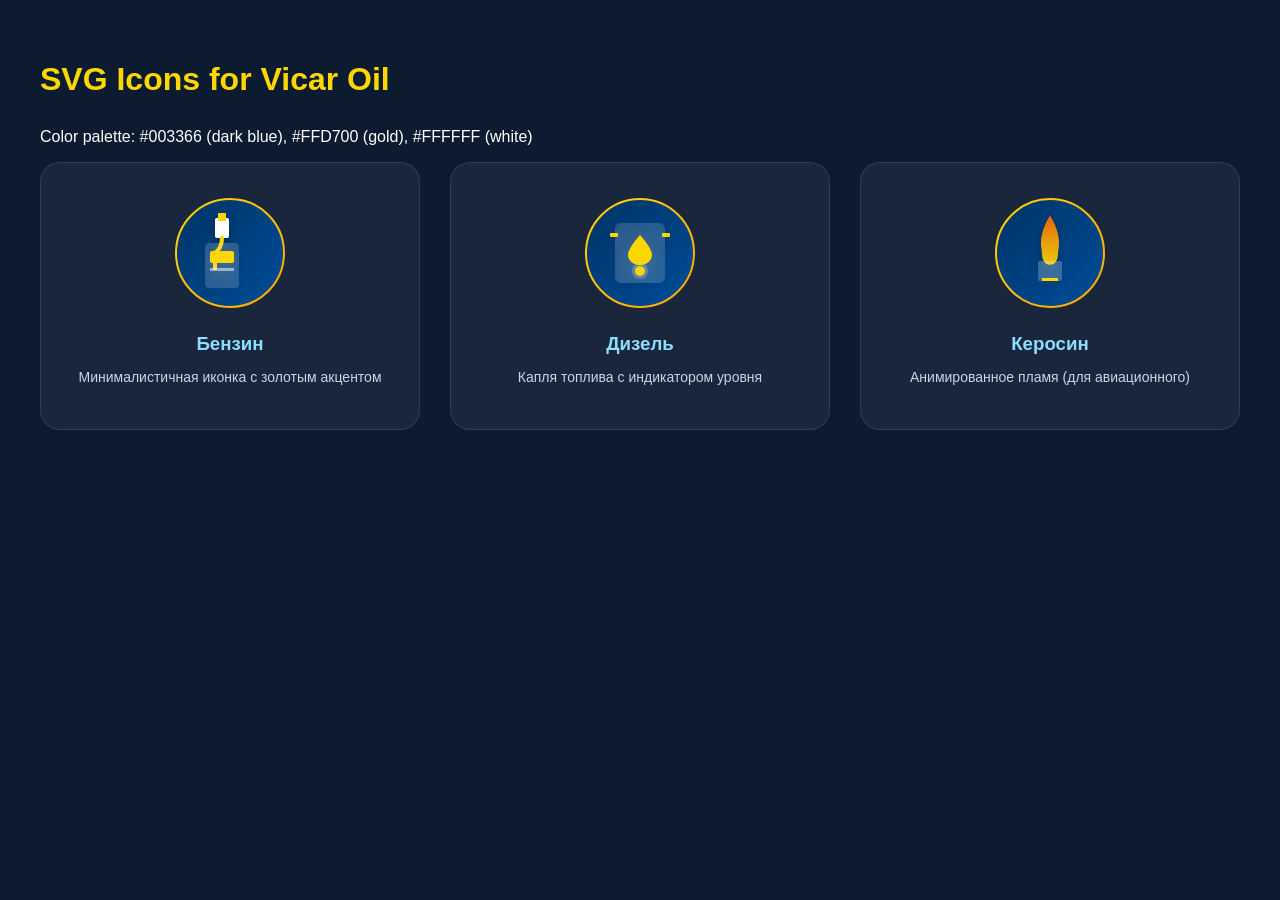
<file: svg-icons.html>
<!DOCTYPE html>
<html lang="ru">
<head>
  <meta charset="UTF-8">
  <meta name="viewport" content="width=device-width, initial-scale=1.0">
  <title>SVG Icons - Vicar Oil</title>
  <style>
    body {
      font-family: 'Segoe UI', Arial, sans-serif;
      background: #0d1b31;
      color: #fff;
      padding: 40px;
      max-width: 1200px;
      margin: 0 auto;
    }
    h1 { color: #FFD700; margin-bottom: 30px; }
    .icon-grid {
      display: grid;
      grid-template-columns: repeat(auto-fit, minmax(250px, 1fr));
      gap: 30px;
    }
    .icon-card {
      background: rgba(255,255,255,0.05);
      border: 1px solid rgba(255,255,255,0.1);
      border-radius: 20px;
      padding: 30px;
      text-align: center;
    }
    .icon-card h3 { margin: 20px 0 10px; color: #8cdeff; }
    .icon-card p { color: #c0d8f0; font-size: 14px; }
    .icon-preview {
      width: 120px;
      height: 120px;
      margin: 0 auto;
    }
  </style>
</head>
<body>
  <h1>SVG Icons for Vicar Oil</h1>
  <p>Color palette: #003366 (dark blue), #FFD700 (gold), #FFFFFF (white)</p>
  
  <div class="icon-grid">
    <!-- Gasoline Icon -->
    <div class="icon-card">
      <div class="icon-preview">
        <svg viewBox="0 0 120 120" xmlns="http://www.w3.org/2000/svg">
          <defs>
            <linearGradient id="gasBlue" x1="0%" y1="0%" x2="100%" y2="100%">
              <stop offset="0%" style="stop-color:#003366"/>
              <stop offset="100%" style="stop-color:#004d99"/>
            </linearGradient>
            <linearGradient id="goldGrad" x1="0%" y1="0%" x2="100%" y2="100%">
              <stop offset="0%" style="stop-color:#FFD700"/>
              <stop offset="100%" style="stop-color:#FFA500"/>
            </linearGradient>
            <filter id="shadow">
              <feDropShadow dx="0" dy="4" stdDeviation="6" flood-color="#000" flood-opacity="0.3"/>
            </filter>
          </defs>
          <!-- Background Circle -->
          <circle cx="60" cy="60" r="54" fill="url(#gasBlue)" stroke="url(#goldGrad)" stroke-width="2"/>
          <!-- Gas Pump/Fuel Icon -->
          <g filter="url(#shadow)">
            <!-- Nozzle -->
            <rect x="45" y="25" width="14" height="20" rx="2" fill="#fff"/>
            <rect x="48" y="20" width="8" height="8" rx="1" fill="#FFD700"/>
            <!-- Hose -->
            <path d="M52 45 Q52 55 45 60 L45 75" stroke="#FFD700" stroke-width="4" fill="none" stroke-linecap="round"/>
            <!-- Pump Body -->
            <rect x="35" y="50" width="34" height="45" rx="4" fill="rgba(255,255,255,0.15)"/>
            <rect x="40" y="58" width="24" height="12" rx="2" fill="#FFD700"/>
            <rect x="40" y="75" width="24" height="3" fill="rgba(255,255,255,0.5)"/>
          </g>
        </svg>
      </div>
      <h3>Бензин</h3>
      <p>Минималистичная иконка с золотым акцентом</p>
    </div>

    <!-- Diesel Icon -->
    <div class="icon-card">
      <div class="icon-preview">
        <svg viewBox="0 0 120 120" xmlns="http://www.w3.org/2000/svg">
          <defs>
            <linearGradient id="dieselBlue" x1="0%" y1="0%" x2="100%" y2="100%">
              <stop offset="0%" style="stop-color:#003366"/>
              <stop offset="100%" style="stop-color:#004d99"/>
            </linearGradient>
            <linearGradient id="goldGrad2" x1="0%" y1="0%" x2="100%" y2="100%">
              <stop offset="0%" style="stop-color:#FFD700"/>
              <stop offset="100%" style="stop-color:#FFA500"/>
            </linearGradient>
            <filter id="shadow2">
              <feDropShadow dx="0" dy="4" stdDeviation="6" flood-color="#000" flood-opacity="0.3"/>
            </filter>
          </defs>
          <circle cx="60" cy="60" r="54" fill="url(#dieselBlue)" stroke="url(#goldGrad2)" stroke-width="2"/>
          <g filter="url(#shadow2)">
            <!-- Tank Body -->
            <rect x="35" y="30" width="50" height="60" rx="6" fill="rgba(255,255,255,0.15)"/>
            <!-- Fuel Drop -->
            <path d="M60 42 C60 42 48 55 48 62 C48 67 53 72 60 72 C67 72 72 67 72 62 C72 55 60 42 60 42Z" fill="#FFD700"/>
            <!-- Gauge -->
            <circle cx="60" cy="78" r="8" fill="rgba(255,255,255,0.2)"/>
            <circle cx="60" cy="78" r="5" fill="#FFD700"/>
            <!-- Pipes -->
            <rect x="30" y="40" width="8" height="4" rx="1" fill="#FFD700"/>
            <rect x="82" y="40" width="8" height="4" rx="1" fill="#FFD700"/>
          </g>
        </svg>
      </div>
      <h3>Дизель</h3>
      <p>Капля топлива с индикатором уровня</p>
    </div>

    <!-- Kerosene Icon -->
    <div class="icon-card">
      <div class="icon-preview">
        <svg viewBox="0 0 120 120" xmlns="http://www.w3.org/2000/svg">
          <defs>
            <linearGradient id="keroBlue" x1="0%" y1="0%" x2="100%" y2="100%">
              <stop offset="0%" style="stop-color:#003366"/>
              <stop offset="100%" style="stop-color:#004d99"/>
            </linearGradient>
            <linearGradient id="goldGrad3" x1="0%" y1="0%" x2="100%" y2="100%">
              <stop offset="0%" style="stop-color:#FFD700"/>
              <stop offset="100%" style="stop-color:#FFA500"/>
            </linearGradient>
            <filter id="shadow3">
              <feDropShadow dx="0" dy="4" stdDeviation="6" flood-color="#000" flood-opacity="0.3"/>
            </filter>
            <linearGradient id="flame" x1="0%" y1="100%" x2="0%" y2="0%">
              <stop offset="0%" style="stop-color:#FFD700"/>
              <stop offset="50%" style="stop-color:#FFA500"/>
              <stop offset="100%" style="stop-color:#FF6600"/>
            </linearGradient>
          </defs>
          <circle cx="60" cy="60" r="54" fill="url(#keroBlue)" stroke="url(#goldGrad3)" stroke-width="2"/>
          <g filter="url(#shadow3)">
            <!-- Flame -->
            <path d="M60 25 Q50 45 50 55 Q50 70 60 70 Q70 70 70 55 Q70 45 60 25Z" fill="url(#flame)" opacity="0.9">
              <animate attributeName="d" dur="0.8s" repeatCount="indefinite"
                values="M60 25 Q50 45 50 55 Q50 70 60 70 Q70 70 70 55 Q70 45 60 25Z;
                        M60 22 Q48 42 52 58 Q52 72 60 72 Q68 72 68 58 Q72 42 60 22Z;
                        M60 25 Q50 45 50 55 Q50 70 60 70 Q70 70 70 55 Q70 45 60 25Z"/>
            </path>
            <!-- Lantern/Container -->
            <rect x="48" y="68" width="24" height="20" rx="2" fill="rgba(255,255,255,0.2)"/>
            <rect x="52" y="85" width="16" height="3" fill="#FFD700"/>
          </g>
        </svg>
      </div>
      <h3>Керосин</h3>
      <p>Анимированное пламя (для авиационного)</p>
    </div>
  </div>
</body>
</html>
</file>
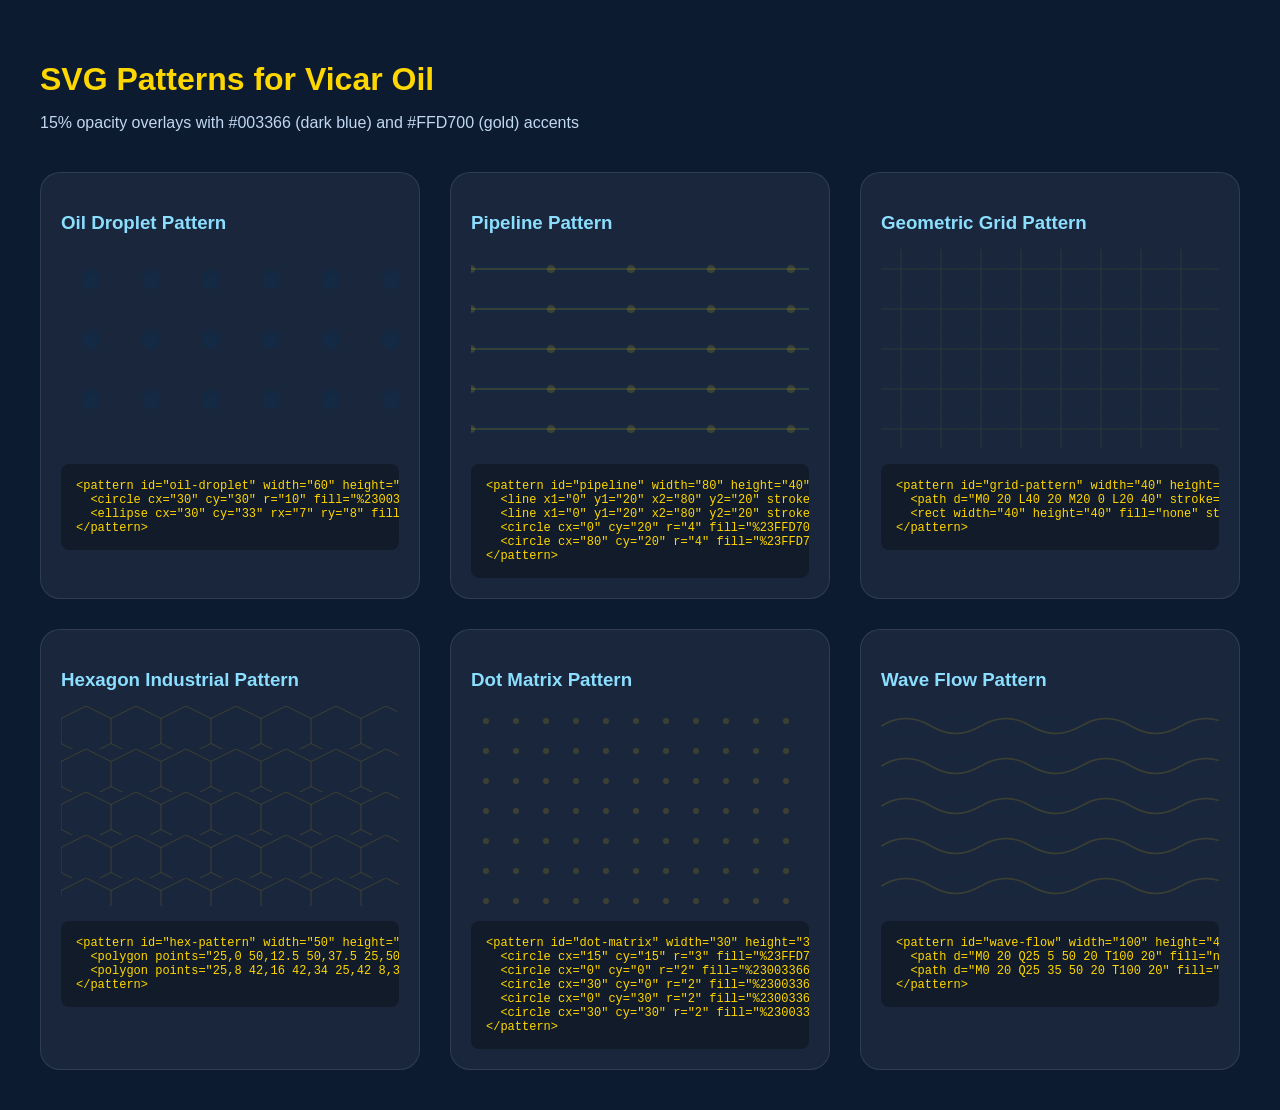
<file: svg-patterns.html>
<!DOCTYPE html>
<html lang="ru">
<head>
  <meta charset="UTF-8">
  <meta name="viewport" content="width=device-width, initial-scale=1.0">
  <title>SVG Patterns - Vicar Oil</title>
  <style>
    body {
      font-family: 'Segoe UI', Arial, sans-serif;
      background: #0d1b31;
      color: #fff;
      padding: 40px;
      max-width: 1200px;
      margin: 0 auto;
    }
    h1 { color: #FFD700; margin-bottom: 10px; }
    .subtitle { color: #c0d8f0; margin-bottom: 40px; }
    .pattern-grid {
      display: grid;
      grid-template-columns: repeat(auto-fit, minmax(350px, 1fr));
      gap: 30px;
    }
    .pattern-card {
      background: rgba(255,255,255,0.05);
      border: 1px solid rgba(255,255,255,0.1);
      border-radius: 20px;
      padding: 20px;
    }
    .pattern-card h3 { color: #8cdeff; margin-bottom: 15px; }
    .pattern-preview {
      height: 200px;
      border-radius: 12px;
      margin-bottom: 15px;
      background: #003366;
    }
    .pattern-code {
      background: rgba(0,0,0,0.3);
      padding: 15px;
      border-radius: 8px;
      font-family: monospace;
      font-size: 12px;
      color: #FFD700;
      overflow-x: auto;
      white-space: pre;
    }
  </style>
</head>
<body>
  <h1>SVG Patterns for Vicar Oil</h1>
  <p class="subtitle">15% opacity overlays with #003366 (dark blue) and #FFD700 (gold) accents</p>

  <div class="pattern-grid">
    <!-- Oil Droplet Pattern -->
    <div class="pattern-card">
      <h3>Oil Droplet Pattern</h3>
      <div class="pattern-preview" style="background: 
        url('data:image/svg+xml,<svg xmlns=%22http://www.w3.org/2000/svg%22 width=%2260%22 height=%2260%22><circle cx=%2230%22 cy=%2230%22 r=%2210%22 fill=%22%23003366%22 opacity=%220.15%22/><ellipse cx=%2230%22 cy=%2233%22 rx=%227%22 ry=%228%22 fill=%22%23003366%22 opacity=%220.1%22/></svg>') repeat;
      }"></div>
      <div class="pattern-code">&lt;pattern id="oil-droplet" width="60" height="60"&gt;
  &lt;circle cx="30" cy="30" r="10" fill="%23003366" opacity="0.15"/&gt;
  &lt;ellipse cx="30" cy="33" rx="7" ry="8" fill="%23003366" opacity="0.1"/&gt;
&lt;/pattern&gt;</div>
    </div>

    <!-- Pipeline Pattern -->
    <div class="pattern-card">
      <h3>Pipeline Pattern</h3>
      <div class="pattern-preview" style="background: 
        url('data:image/svg+xml,<svg xmlns=%22http://www.w3.org/2000/svg%22 width=%2280%22 height=%2240%22><line x1=%220%22 y1=%2220%22 x2=%2280%22 y2=%2220%22 stroke=%22%23FFD700%22 stroke-width=%222%22 opacity=%220.15%22/><line x1=%220%22 y1=%2220%22 x2=%2280%22 y2=%2220%22 stroke=%22%23003366%22 stroke-width=%226%22 opacity=%220.1%22/><circle cx=%220%22 cy=%2220%22 r=%224%22 fill=%22%23FFD700%22 opacity=%220.15%22/><circle cx=%2280%22 cy=%2220%22 r=%224%22 fill=%22%23FFD700%22 opacity=%220.15%22/></svg>') repeat;
      }"></div>
      <div class="pattern-code">&lt;pattern id="pipeline" width="80" height="40"&gt;
  &lt;line x1="0" y1="20" x2="80" y2="20" stroke="%23FFD700" stroke-width="2" opacity="0.15"/&gt;
  &lt;line x1="0" y1="20" x2="80" y2="20" stroke="%23003366" stroke-width="6" opacity="0.1"/&gt;
  &lt;circle cx="0" cy="20" r="4" fill="%23FFD700" opacity="0.15"/&gt;
  &lt;circle cx="80" cy="20" r="4" fill="%23FFD700" opacity="0.15"/&gt;
&lt;/pattern&gt;</div>
    </div>

    <!-- Geometric Grid Pattern -->
    <div class="pattern-card">
      <h3>Geometric Grid Pattern</h3>
      <div class="pattern-preview" style="background: 
        url('data:image/svg+xml,<svg xmlns=%22http://www.w3.org/2000/svg%22 width=%2240%22 height=%2240%22><path d=%22M0 20 L40 20 M20 0 L20 40%22 stroke=%22%23FFD700%22 stroke-width=%220.5%22 opacity=%220.15%22/><rect width=%2240%22 height=%2240%22 fill=%22none%22 stroke=%22%23003366%22 stroke-width=%220.5%22 opacity=%220.1%22/></svg>') repeat;
      }"></div>
      <div class="pattern-code">&lt;pattern id="grid-pattern" width="40" height="40"&gt;
  &lt;path d="M0 20 L40 20 M20 0 L20 40" stroke="%23FFD700" stroke-width="0.5" opacity="0.15"/&gt;
  &lt;rect width="40" height="40" fill="none" stroke="%23003366" stroke-width="0.5" opacity="0.1"/&gt;
&lt;/pattern&gt;</div>
    </div>

    <!-- Hexagon Industrial Pattern -->
    <div class="pattern-card">
      <h3>Hexagon Industrial Pattern</h3>
      <div class="pattern-preview" style="background: 
        url('data:image/svg+xml,<svg xmlns=%22http://www.w3.org/2000/svg%22 width=%2250%22 height=%2243%22><polygon points=%2225,0 50,12.5 50,37.5 25,50 0,37.5 0,12.5%22 fill=%22none%22 stroke=%22%23FFD700%22 stroke-width=%221%22 opacity=%220.15%22/><polygon points=%2225,8 42,16 42,34 25,42 8,34 8,16%22 fill=%22none%22 stroke=%22%23003366%22 stroke-width=%221%22 opacity=%220.1%22/></svg>') repeat;
      }"></div>
      <div class="pattern-code">&lt;pattern id="hex-pattern" width="50" height="43"&gt;
  &lt;polygon points="25,0 50,12.5 50,37.5 25,50 0,37.5 0,12.5" fill="none" stroke="%23FFD700" stroke-width="1" opacity="0.15"/&gt;
  &lt;polygon points="25,8 42,16 42,34 25,42 8,34 8,16" fill="none" stroke="%23003366" stroke-width="1" opacity="0.1"/&gt;
&lt;/pattern&gt;</div>
    </div>

    <!-- Dot Matrix Pattern -->
    <div class="pattern-card">
      <h3>Dot Matrix Pattern</h3>
      <div class="pattern-preview" style="background: 
        url('data:image/svg+xml,<svg xmlns=%22http://www.w3.org/2000/svg%22 width=%2230%22 height=%2230%22><circle cx=%2215%22 cy=%2215%22 r=%223%22 fill=%22%23FFD700%22 opacity=%220.15%22/><circle cx=%220%22 cy=%220%22 r=%222%22 fill=%22%23003366%22 opacity=%220.1%22/><circle cx=%2230%22 cy=%220%22 r=%222%22 fill=%22%23003366%22 opacity=%220.1%22/><circle cx=%220%22 cy=%2230%22 r=%222%22 fill=%22%23003366%22 opacity=%220.1%22/><circle cx=%2230%22 cy=%2230%22 r=%222%22 fill=%22%23003366%22 opacity=%220.1%22/></svg>') repeat;
      }"></div>
      <div class="pattern-code">&lt;pattern id="dot-matrix" width="30" height="30"&gt;
  &lt;circle cx="15" cy="15" r="3" fill="%23FFD700" opacity="0.15"/&gt;
  &lt;circle cx="0" cy="0" r="2" fill="%23003366" opacity="0.1"/&gt;
  &lt;circle cx="30" cy="0" r="2" fill="%23003366" opacity="0.1"/&gt;
  &lt;circle cx="0" cy="30" r="2" fill="%23003366" opacity="0.1"/&gt;
  &lt;circle cx="30" cy="30" r="2" fill="%23003366" opacity="0.1"/&gt;
&lt;/pattern&gt;</div>
    </div>

    <!-- Wave Flow Pattern -->
    <div class="pattern-card">
      <h3>Wave Flow Pattern</h3>
      <div class="pattern-preview" style="background: 
        url('data:image/svg+xml,<svg xmlns=%22http://www.w3.org/2000/svg%22 width=%22100%22 height=%2240%22><path d=%22M0 20 Q25 5 50 20 T100 20%22 fill=%22none%22 stroke=%22%23FFD700%22 stroke-width=%221.5%22 opacity=%220.15%22/><path d=%22M0 20 Q25 35 50 20 T100 20%22 fill=%22none%22 stroke=%22%23003366%22 stroke-width=%223%22 opacity=%220.08%22/></svg>') repeat;
      }"></div>
      <div class="pattern-code">&lt;pattern id="wave-flow" width="100" height="40"&gt;
  &lt;path d="M0 20 Q25 5 50 20 T100 20" fill="none" stroke="%23FFD700" stroke-width="1.5" opacity="0.15"/&gt;
  &lt;path d="M0 20 Q25 35 50 20 T100 20" fill="none" stroke="%23003366" stroke-width="3" opacity="0.08"/&gt;
&lt;/pattern&gt;</div>
    </div>
  </div>
</body>
</html>
</file>
